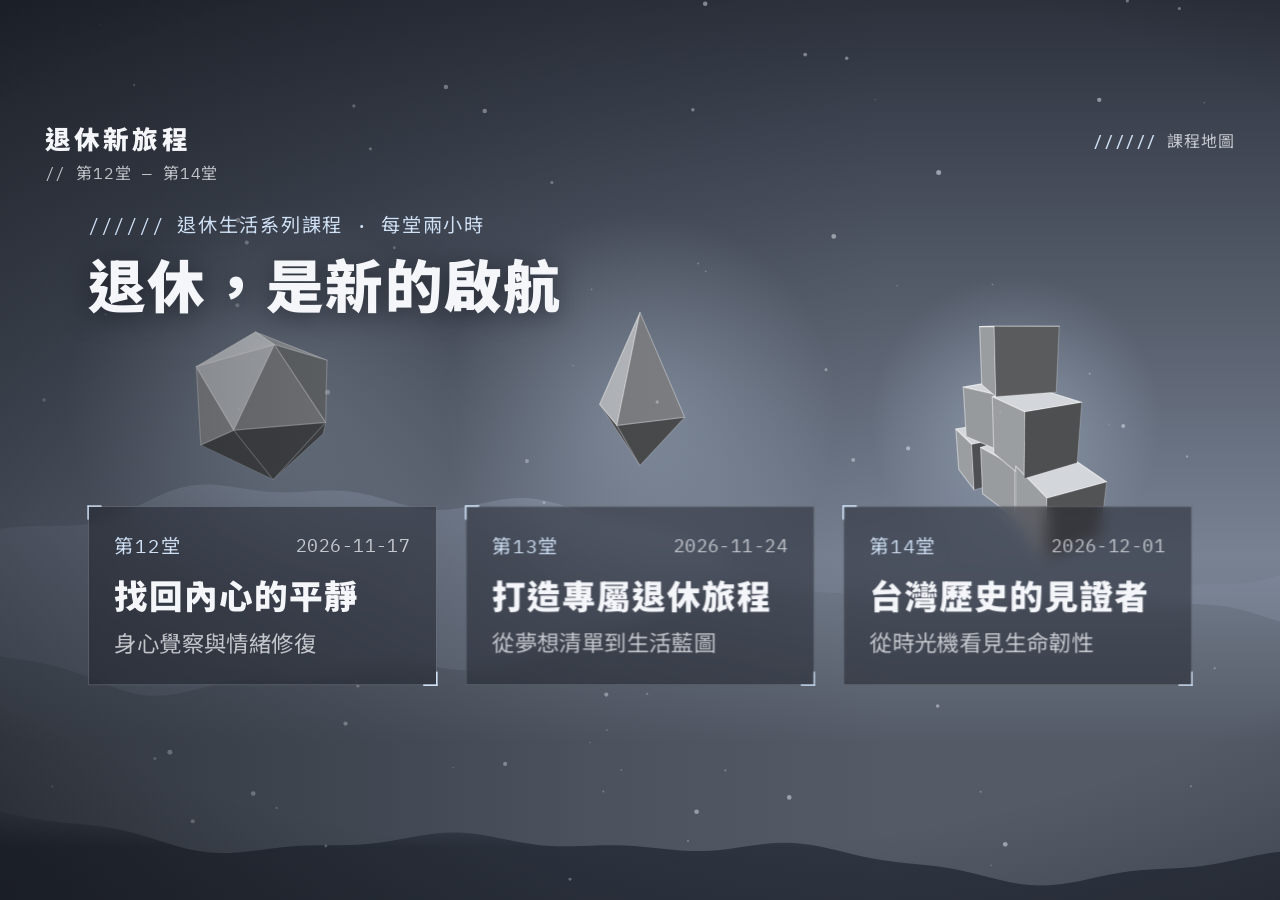
<file: index.html>
<!doctype html>
<html lang="zh-Hant">
<head>
<meta charset="utf-8">
<meta name="viewport" content="width=device-width,initial-scale=1">
<title>退休，是新的啟航｜第12–14堂</title>
<link rel="preconnect" href="https://fonts.googleapis.com">
<link rel="preconnect" href="https://fonts.gstatic.com" crossorigin>
<link rel="stylesheet" href="https://fonts.googleapis.com/css2?family=Noto+Sans+TC:wght@400;500;700;900&family=IBM+Plex+Mono:wght@400;500&display=swap">
<link rel="stylesheet" href="deck.css">
<style>.hud.bl,.hud.br,#ticks{display:none}</style>
</head>
<body data-brand="退休新旅程" data-sub="// 第12堂 — 第14堂" data-tint="#cfe0f5" data-fx="snow">
<div id="stage">
  <section class="slide" data-label="課程地圖" data-o="12:330,400,95;13:800,400,95;14:1270,405,70">
    <div class="head">
      <div class="label r" style="--i:0">////// 退休生活系列課程 · 每堂兩小時</div>
      <h2 class="r" style="--i:1">退休，是新的啟航</h2>
    </div>
    <div class="cols">
      <a class="card panel r" style="--i:2" href="lesson12.html">
        <span class="num">第12堂</span><span class="date">2026-11-17</span>
        <h3>找回內心的平靜</h3><p>身心覺察與情緒修復</p>
      </a>
      <a class="card panel r" style="--i:3" href="lesson13.html">
        <span class="num">第13堂</span><span class="date">2026-11-24</span>
        <h3>打造專屬退休旅程</h3><p>從夢想清單到生活藍圖</p>
      </a>
      <a class="card panel r" style="--i:4" href="lesson14.html">
        <span class="num">第14堂</span><span class="date">2026-12-01</span>
        <h3>台灣歷史的見證者</h3><p>從時光機看見生命韌性</p>
      </a>
    </div>
  </section>
</div>
<script src="deck.js"></script>
</body>
</html>
</file>
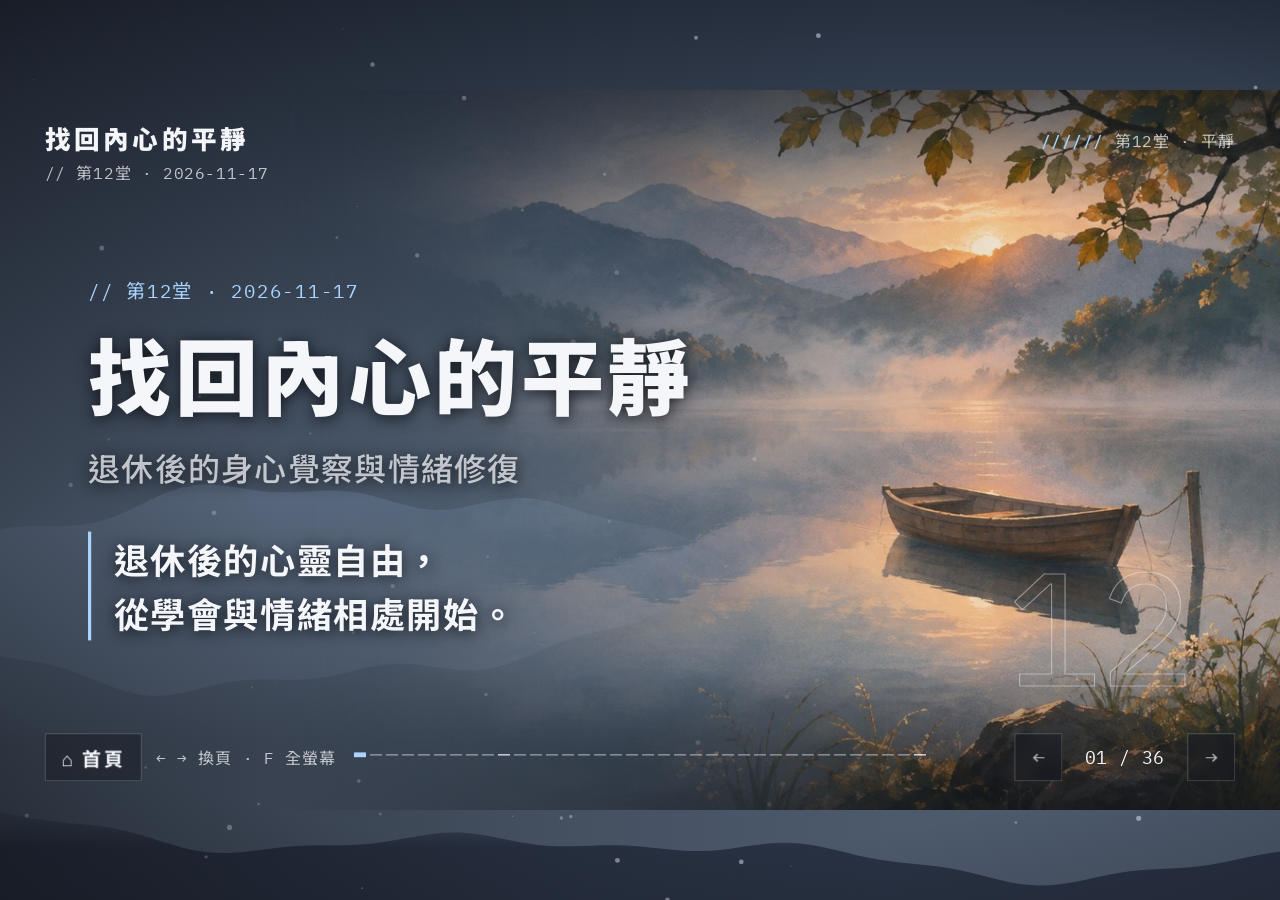
<file: lesson12.html>
<!doctype html>
<html lang="zh-Hant">
<head>
<meta charset="utf-8">
<meta name="viewport" content="width=device-width,initial-scale=1">
<title>第12堂｜找回內心的平靜</title>
<link rel="preconnect" href="https://fonts.googleapis.com">
<link rel="preconnect" href="https://fonts.gstatic.com" crossorigin>
<link rel="stylesheet" href="https://fonts.googleapis.com/css2?family=Noto+Sans+TC:wght@400;500;700;900&family=IBM+Plex+Mono:wght@400;500&display=swap">
<link rel="stylesheet" href="deck.css">
</head>
<body data-brand="找回內心的平靜" data-sub="// 第12堂 · 2026-11-17" data-tint="#a9d4ff" data-fx="snow" data-sky="30,36,50|98,112,134|66,76,94">
<div id="stage">

  <!-- 01 封面 -->
  <section class="slide hero" data-ch data-label="第12堂 · 平靜" data-tint="#a9d4ff" data-o="" data-art="img/ai01.jpg">
    <div class="label r" style="--i:0">// 第12堂 · 2026-11-17</div>
    <h1 class="r" style="--i:1;font-size:104px">找回內心的平靜</h1>
    <p class="sub r" style="--i:2">退休後的身心覺察與情緒修復</p>
    <p class="quote r" style="--i:3">退休後的心靈自由，<br>從學會與情緒相處開始。</p>
    <div class="big r" style="--i:4" aria-hidden="true">12</div>
  </section>

  <!-- 02 今天三件事 -->
  <section class="slide" data-label="情緒智慧工作坊" data-o="12:1440,210,80,.55">
    <div class="head">
      <div class="label r" style="--i:0">////// 情緒智慧工作坊</div>
      <h2 class="r" style="--i:1">今天，我們一起練習三件事</h2>
    </div>
    <div class="three tall">
      <div class="panel r" style="--i:2"><span class="num">01</span><h3>換一個<br>更輕盈的視角</h3><p>看待退休後的生活變遷</p></div>
      <div class="panel r" style="--i:3"><span class="num">02</span><h3>辨識內心的<br>情緒色彩</h3><p>看見它、叫出它的名字</p></div>
      <div class="panel r" style="--i:4"><span class="num">03</span><h3>建立健康的<br>表達方式</h3><p>調節壓力與不安</p></div>
    </div>
  </section>

  <!-- 流程 -->
  <section class="slide" data-label="今天的流程" data-o="">
    <div class="head">
      <div class="label r" style="--i:0">////// 今天的流程</div>
      <h2 class="r" style="--i:1">兩個小時，我們這樣走</h2>
    </div>
    <div class="flow">
      <div class="panel r" style="--i:2"><span class="num">上半場 · 看見情緒</span><h3>認識它</h3><ul><li>情緒色彩：今天是什麼顏色</li><li>情緒住在身體的哪裡</li><li>蘇東坡的那場雨</li><li>換個視角，換一句話</li></ul></div>
      <div class="rest r" style="--i:3">中場休息</div>
      <div class="panel r" style="--i:4"><span class="num">下半場 · 安頓情緒</span><h3>照顧它</h3><ul><li>聖嚴法師、孫越、張小燕</li><li>呼吸練習、把話好好說</li><li>感恩分享、研究怎麼說</li><li>心情自我檢查、可以找誰幫忙</li></ul></div>
    </div>
  </section>

  <!-- 03 互動：情緒色彩 -->
  <section class="slide" data-label="互動 · 情緒色彩" data-o="12:1250,360,170">
    <div class="head">
      <div class="label r" style="--i:0">////// 互動 · 情緒色彩</div>
      <h2 class="r" style="--i:1">今天的心情，<br>是什麼顏色？</h2>
    </div>
    <div class="swatches r" style="--i:2">
      <button class="sw" style="--c:#7fb8ff" data-say="像無風的湖面">平靜<i></i></button>
      <button class="sw" style="--c:#ffd166" data-say="像曬到太陽的午後">喜悅<i></i></button>
      <button class="sw" style="--c:#8fd9a8" data-say="像收到一份心意">感恩<i></i></button>
      <button class="sw" style="--c:#ffa860" data-say="像出門旅行的前一晚">期待<i></i></button>
      <button class="sw" style="--c:#b79cff" data-say="像翻到一張老照片">思念<i></i></button>
      <button class="sw" style="--c:#9fb0c6" data-say="像等一通還沒來的電話">不安<i></i></button>
      <button class="sw" style="--c:#c9a184" data-say="像悶著沒下的一場雨">煩悶<i></i></button>
      <button class="sw" style="--c:#ff7b72" data-say="像一壺燒開的水">生氣<i></i></button>
    </div>
    <div class="mood r" style="--i:3"><b id="moodWord">？</b><span id="moodSay">選一個顏色，說說看：<br>什麼時候，心裡會出現它？</span></div>
    <p class="src" style="right:640px">研究：把感受「說出名字」時，大腦掌管警報的杏仁核，對負面畫面的反應會變小。Lieberman et al. (2007). Psychol Sci, 18(5), 421–428.</p>
  </section>

  <!-- 互動：情緒住在身體哪裡 -->
  <section class="slide" data-label="互動 · 身體的訊號" data-o="12:1440,210,80,.55">
    <div class="head">
      <div class="label r" style="--i:0">////// 互動 · 請舉手</div>
      <h2 class="r" style="--i:1">心情不好時，身體哪裡先知道？</h2>
    </div>
    <p class="lead r" style="--i:2">有的請舉手，講師點一下。可以選很多個。</p>
    <div class="quiz chips">
      <div class="opts sm r" style="--i:3">
        <button class="opt">肩頸緊緊的</button>
        <button class="opt">胸口悶悶的</button>
        <button class="opt">胃口變差</button>
        <button class="opt">睡不好</button>
        <button class="opt">頭痛頭脹</button>
        <button class="opt">心跳變快</button>
        <button class="opt">容易累</button>
        <button class="opt">不想講話</button>
      </div>
    </div>
    <p class="foot r" style="--i:4">身體的訊號，常常比腦袋更早提醒我們</p>
    <p class="src care">這些也可能是身體疾病的症狀；持續不舒服，請先給醫師檢查。</p>
  </section>

  <!-- 04 猜一猜：蘇東坡 -->
  <section class="slide" data-label="人物 · 蘇東坡" data-o="12:1440,210,80,.55">
    <div class="head">
      <div class="label r" style="--i:0">////// 猜一猜 · 經典人物</div>
      <h2 class="r" style="--i:1">淋了一場大雨，他卻寫下這一句</h2>
    </div>
    <div class="quiz">
      <p class="q r" style="--i:2">「也無風雨也無晴」——是誰寫的？</p>
      <div class="opts r" style="--i:3">
        <button class="opt">李白</button>
        <button class="opt">白居易</button>
        <button class="opt" data-ok>蘇東坡</button>
        <button class="opt">陶淵明</button>
      </div>
      <div class="ans panel"><b>蘇東坡〈定風波〉。</b>被貶到黃州的第三年，他和朋友出門遇到大雨，雨具偏偏先送走了。同行的人都很狼狽，只有他照樣慢慢走。</div>
    </div>
  </section>

  <!-- 05 人物：蘇東坡 -->
  <section class="slide" data-label="人物 · 蘇東坡" data-o="12:1470,200,60,.45">
    <div class="head">
      <div class="label r" style="--i:0">////// 經典人物 01</div>
      <h2 class="r" style="--i:1">雨沒有變小，是他換了看法</h2>
    </div>
    <div class="person">
      <div class="panel who r" style="--i:2"><span class="num">北宋 · 文學家</span><img class="ph" src="img/su.jpg" alt="蘇東坡畫像" style="object-position:50% 4%"><h3>蘇東坡</h3><span class="yr">1082 年春 · 黃州</span><p>從京城的大官，一路被貶到偏遠的黃州。</p></div>
      <div class="r" style="--i:3">
        <dl class="facts">
          <div><dt>// 處境</dt><dd>官位沒了、朋友散了，生活一下子全變了樣。</dd></div>
          <div><dt>// 他怎麼做</dt><dd>下雨就下雨，拄著竹杖、穿著草鞋，<b>照樣慢慢走</b>。</dd></div>
          <div><dt>// 回頭看</dt><dd>走過之後再回頭，風雨和放晴，<b>都只是路上的風景</b>。</dd></div>
        </dl>
        <p class="say">一蓑煙雨任平生<small>—— 蘇軾〈定風波〉</small></p>
      </div>
    </div>
    <p class="src">詞序記「三月七日，沙湖道中遇雨」；作於元豐五年（1082）為後人編年之通說。畫像：元 趙孟頫（公有領域）。</p>
  </section>

  <!-- 06 互動：換個視角（翻牌） -->
  <section class="slide" data-label="互動 · 換個視角" data-o="">
    <div class="head">
      <div class="label r" style="--i:0">////// 互動 · 換個視角</div>
      <h2 class="r" style="--i:1">同一件事，換一句話說說看</h2>
    </div>
    <div class="flips">
      <button class="flip r" style="--i:2"><span class="k">念頭 01</span><span class="a">退休了，<br>我沒有用了。</span><span class="b">我的經驗，<br>換個地方還用得上。</span><span class="hint">先請大家想，再點開 →</span></button>
      <button class="flip r" style="--i:3"><span class="k">念頭 02</span><span class="a">孩子大了，<br>不需要我了。</span><span class="b">我終於有時間，<br>好好照顧自己。</span><span class="hint">先請大家想，再點開 →</span></button>
      <button class="flip r" style="--i:4"><span class="k">念頭 03</span><span class="a">身體<br>大不如前了。</span><span class="b">還能做的事，<br>比我想的多。</span><span class="hint">先請大家想，再點開 →</span></button>
    </div>
    <p class="foot r" style="--i:5">沒有標準答案，大家說的版本可能更好</p>
  </section>

  <!-- 小組討論 -->
  <section class="slide" data-label="小組討論" data-o="" data-art="img/ai02.jpg">
    <div class="head">
      <div class="label r" style="--i:0">////// 小組討論 · 兩兩一組</div>
      <h2 class="r" style="--i:1">我人生裡的那場雨</h2>
    </div>
    <div class="rows">
      <div class="panel r" style="--i:2"><span class="num">01</span><p>退休前後，哪件事讓我最不習慣？</p></div>
      <div class="panel r" style="--i:3"><span class="num">02</span><p>那時候，我是怎麼走過來的？</p></div>
      <div class="panel r" style="--i:4"><span class="num">03</span><p>現在回頭看，我會怎麼說它？</p></div>
    </div>
    <p class="foot r" style="--i:5">只說自己願意說的；聽的人不給建議，只要聽</p>
  </section>

  <!-- 中場休息 -->
  <section class="slide center" data-ch data-label="中場休息" data-o="12:800,300,120,.9">
    <div class="label r" style="--i:0;margin-top:330px">////// 中場休息</div>
    <h2 class="r" style="--i:1">喝口水，動一動</h2>
    <p class="sub r" style="--i:2">等一下回來，我們聽三個人的故事</p>
  </section>

  <!-- 07 人物：聖嚴法師 四它 -->
  <section class="slide" data-label="人物 · 聖嚴法師" data-o="12:1440,210,80,.55">
    <div class="head">
      <div class="label r" style="--i:0">////// 經典人物 02 · 聖嚴法師的「四它」</div>
      <h2 class="r" style="--i:1">遇到難題，一步一步來</h2>
    </div>
    <div class="steps" style="margin-top:60px">
      <div class="step r" style="--i:2"><div class="dot">01</div><h3>面對它</h3><p>不逃避，<br>承認事情發生了</p></div>
      <div class="step r" style="--i:3"><div class="dot">02</div><h3>接受它</h3><p>不怨嘆，<br>接受現在的樣子</p></div>
      <div class="step r" style="--i:4"><div class="dot">03</div><h3>處理它</h3><p>盡力做，<br>能做多少算多少</p></div>
      <div class="step r" style="--i:5"><div class="dot">04</div><h3>放下它</h3><p>做完了，<br>就不再掛在心上</p></div>
    </div>
    <div class="poll quiz" style="margin-top:44px">
      <div class="opts r" style="--i:6">
        <button class="opt" style="min-height:84px;font-size:32px"><em>投票</em>面對最難</button>
        <button class="opt" style="min-height:84px;font-size:32px"><em>投票</em>接受最難</button>
        <button class="opt" style="min-height:84px;font-size:32px"><em>投票</em>處理最難</button>
        <button class="opt" style="min-height:84px;font-size:32px"><em>投票</em>放下最難</button>
      </div>
    </div>
    <p class="src">出處：法鼓山「心五四運動」（1999 年提出），四它為「解決困境的主張」。各步驟的白話說明為本簡報改寫。</p>
  </section>

  <!-- 影片：四它 -->
  <section class="slide" data-label="影片 · 四它" data-o="">
    <div class="head">
      <div class="label r" style="--i:0">////// 影片 · 法鼓山官方頻道 · 約 1 分鐘</div>
      <h2 class="r" style="--i:1">聽聽看，原來是這樣說的</h2>
    </div>
    <div class="vrow">
      <div class="vid r" style="--i:2" data-yt="UTTBcWt9cmA" data-len="62" data-start="0"></div>
      <div class="vnote"><div class="panel r" style="--i:3"><span class="num">看之前</span><p>四個「它」，還記得順序嗎？</p></div><div class="panel r" style="--i:4"><span class="num">看的時候</span><p>哪一句話，讓您點了頭？</p></div><div class="panel r" style="--i:5"><span class="num">看完聊</span><p>最近有哪件事，可以拿來試試？</p></div><p class="vmeta r" style="--i:6">法鼓山DDM官方頻道〈轉換心情好方法—面對它、接受它、處理它、放下它〉</p></div>
    </div>
  </section>

  <!-- 08 人物：孫越 -->
  <section class="slide" data-label="人物 · 孫越" data-o="12:1470,200,60,.45">
    <div class="head">
      <div class="label r" style="--i:0">////// 藝人故事 03</div>
      <h2 class="r" style="--i:1">離開一個舞台，走上另一個舞台</h2>
    </div>
    <div class="person">
      <div class="panel who r" style="--i:2"><span class="num">演員 · 終身義工</span><img class="ph" src="img/sunyue.jpg" alt="孫越，2011 年"><h3>孫越</h3><span class="yr">1930 — 2018</span><p>大家口中的「孫叔叔」。</p></div>
      <div class="r" style="--i:3">
        <dl class="facts">
          <div><dt>// 1984</dt><dd>抽了幾十年的菸，他<b>自己先戒掉</b>。</dd></div>
          <div><dt>// 1989</dt><dd>宣布「<b>只見公益，不見孫越</b>」，告別約 40 年的演藝生涯。</dd></div>
          <div><dt>// 之後</dt><dd>在董氏基金會當終身義工，推動戒菸、拒菸<b>近 30 年</b>。</dd></div>
        </dl>
        <p class="say" style="font-size:36px">退下來，不是結束；<br>是把力氣用在更在乎的事。</p>
      </div>
    </div>
    <p class="src">資料：中央社 2018/5/2 報導。末兩行為本簡報的歸納。照片：Rico Shen，CC BY-SA 4.0（Wikimedia Commons）。</p>
  </section>

  <!-- 影片：孫越 -->
  <section class="slide" data-label="影片 · 孫越" data-o="">
    <div class="head">
      <div class="label r" style="--i:0">////// 影片 · 中央廣播電臺 · 2 分 10 秒</div>
      <h2 class="r" style="--i:1">終身公益志工．孫越</h2>
    </div>
    <div class="vrow">
      <div class="vid r" style="--i:2" data-yt="SGEz9qcCZUg" data-len="130" data-start="0"></div>
      <div class="vnote"><div class="panel r" style="--i:3"><span class="num">看之前</span><p>您印象中的孫叔叔，是什麼樣子？</p></div><div class="panel r" style="--i:4"><span class="num">看的時候</span><p>他為什麼決定離開演藝圈？</p></div><div class="panel r" style="--i:5"><span class="num">看完聊</span><p>退下來之後，我想把力氣用在哪？</p></div><p class="vmeta r" style="--i:6">Rti 中央廣播電臺〈終身公益志工・孫越│臺灣人ㄟ故事〉</p></div>
    </div>
  </section>

  <!-- 09 人物：張小燕 -->
  <section class="slide" data-label="人物 · 張小燕" data-o="12:1470,200,60,.45">
    <div class="head">
      <div class="label r" style="--i:0">////// 藝人故事 04</div>
      <h2 class="r" style="--i:1">傷心的時候，日子照樣過</h2>
    </div>
    <div class="person">
      <div class="panel who r" style="--i:2"><span class="num">主持人</span><img class="ph" src="img/hsiaoyen.jpg" alt="張小燕" style="object-position:50% 30%"><h3>張小燕</h3><span class="yr">大家的「小燕姐」</span><p>陪了台灣觀眾幾十年的聲音。</p></div>
      <div class="r" style="--i:3">
        <dl class="facts">
          <div><dt>// 失落</dt><dd>2001 年，先生病逝，她沉寂了好一段時間。</dd></div>
          <div><dt>// 調適</dt><dd>她的方法很樸實：<b>照常工作</b>，接受人生本來就分階段。</dd></div>
          <div><dt>// 後來</dt><dd>接下先生留下的唱片公司，也<b>重新回到主持台</b>。</dd></div>
        </dl>
        <p class="say" style="font-size:36px">她說過，傷心不能拿來當飯吃。</p>
      </div>
    </div>
    <p class="src">資料：《今周刊》第 1061 期（2017/4/20）專訪。末句為轉述大意。照片：竹筍弟弟，自由使用（Wikimedia Commons）。</p>
  </section>

  <!-- 影片：腹式呼吸 -->
  <section class="slide" data-label="影片 · 腹式呼吸" data-o="">
    <div class="head">
      <div class="label r" style="--i:0">////// 影片 · 良醫健康網 · 約 1 分鐘</div>
      <h2 class="r" style="--i:1">先看一次，等一下一起做</h2>
    </div>
    <div class="vrow">
      <div class="vid r" style="--i:2" data-yt="wP-oc0SXoBE" data-len="77" data-start="0"></div>
      <div class="vnote"><div class="panel r" style="--i:3"><span class="num">看之前</span><p>平常緊張時，您都怎麼呼吸？</p></div><div class="panel r" style="--i:4"><span class="num">看的時候</span><p>注意肚子是怎麼動的</p></div><div class="panel r" style="--i:5"><span class="num">看完</span><p>下一頁，跟著畫面一起練習</p></div><p class="vmeta r" style="--i:6">良醫健康網〈【健康問良醫】1min腹式呼吸教學〉</p></div>
    </div>
  </section>

  <!-- 10 互動：呼吸練習 -->
  <section class="slide" data-label="互動 · 呼吸練習" data-o="">
    <div class="head">
      <div class="label r" style="--i:0">////// 互動 · 一起練習</div>
      <h2 class="r" style="--i:1">心情亂的時候，<br>先顧好這一口氣</h2>
    </div>
    <div class="rows r" style="--i:2;max-width:700px;margin-top:20px;gap:14px">
      <div class="panel"><span class="num">01</span><p style="font-size:34px">坐穩，肩膀放鬆</p></div>
      <div class="panel"><span class="num">02</span><p style="font-size:34px">鼻子吸氣，心裡數到 4</p></div>
      <div class="panel"><span class="num">03</span><p style="font-size:34px">嘴巴吐氣，心裡數到 6</p></div>
    </div>
    <div class="breath r" style="--i:3">
      <div class="ring">準備</div>
      <p>吸氣 4 秒 · 吐氣 6 秒</p>
      <button class="btn" style="margin-top:22px">開始</button>
    </div>
    <p class="src" style="bottom:136px;right:760px">研究：12 個試驗、785 人的彙整，做呼吸練習的人，自覺壓力比對照組低（效果小到中等）。Fincham et al. (2023). Sci Rep, 13, 432.</p>
    <p class="src care">照自己舒服的速度就好；頭暈或不舒服就停下來，恢復平常呼吸。</p>
  </section>

  <!-- 把話好好說：我訊息 -->
  <section class="slide" data-label="健康的表達" data-o="12:1440,210,80,.55">
    <div class="head">
      <div class="label r" style="--i:0">////// 健康的表達 · 三句式</div>
      <h2 class="r" style="--i:1">不指責，也不悶著：從「我」開始說</h2>
    </div>
    <div class="three">
      <div class="panel r" style="--i:2"><span class="num">01 · 說感受</span><h3>我覺得……</h3><p>說自己的心情，<br>不是對方的錯</p></div>
      <div class="panel r" style="--i:3"><span class="num">02 · 說事情</span><h3>因為……</h3><p>講看得到的事，<br>不翻舊帳</p></div>
      <div class="panel r" style="--i:4"><span class="num">03 · 說期待</span><h3>我希望……</h3><p>講一件具體、<br>對方做得到的事</p></div>
    </div>
    <p class="foot r" style="--i:5">心理學上叫「我訊息」：同一件事，對方比較聽得進去</p>
  </section>

  <!-- 互動：我訊息改寫 -->
  <section class="slide" data-label="互動 · 把話好好說" data-o="">
    <div class="head">
      <div class="label r" style="--i:0">////// 互動 · 改寫練習</div>
      <h2 class="r" style="--i:1">這句話，換成三句式怎麼說？</h2>
    </div>
    <div class="flips">
      <button class="flip r" style="--i:2"><span class="k">對孩子</span><span class="a">你都不會<br>打電話回來！</span><span class="b" style="font-size:34px">我很想你們。好久沒聽到聲音，希望每個禮拜通一次電話。</span><span class="hint">先請大家試，再點開 →</span></button>
      <button class="flip r" style="--i:3"><span class="k">對另一半</span><span class="a">你整天在家<br>就只會看電視！</span><span class="b" style="font-size:34px">我有點悶。我們很久沒一起出門，希望明天陪我去走走。</span><span class="hint">先請大家試，再點開 →</span></button>
      <button class="flip r" style="--i:4"><span class="k">對朋友</span><span class="a">算了，<br>我沒事。</span><span class="b" style="font-size:34px">我其實有點難過。剛才那句話我很在意，希望你聽我說一下。</span><span class="hint">先請大家試，再點開 →</span></button>
    </div>
    <p class="foot r" style="--i:5">請兩位學員上來演一次：先演原句，再演改寫版</p>
  </section>

  <!-- 研究怎麼說 -->
  <section class="slide" data-label="研究怎麼說" data-o="">
    <div class="head">
      <div class="label r" style="--i:0">////// 研究怎麼說</div>
      <h2 class="r" style="--i:1">「記下好事」，有人認真研究過</h2>
    </div>
    <div class="evi">
      <div class="panel r" style="--i:2"><span class="num">做法 · 三件好事</span><h3>每天睡前，寫下三件<br>今天順利的事和原因</h3><p>不必是大事：飯很好吃、<br>公車剛好來、孫子打電話來。</p></div>
      <div class="panel r" style="--i:3"><span class="num">結果 · 2005 年美國研究</span><h3>快樂感提高、<br>憂鬱症狀減少</h3><p>效果在研究追蹤的六個月內都看得到。後來的重複研究結果不完全一致，所以把它當成值得一試的好習慣。</p><p class="cite">Seligman, Steen, Park &amp; Peterson (2005). American Psychologist, 60(5), 410–421.</p></div>
    </div>
  </section>

  <!-- 感恩分享 -->
  <section class="slide" data-label="小組感恩分享" data-o="" data-art="img/ai03.jpg">
    <div class="head">
      <div class="label r" style="--i:0">////// 小組感恩分享</div>
      <h2 class="r" style="--i:1">把好事，說給彼此聽</h2>
    </div>
    <div class="rows">
      <div class="panel r" style="--i:2"><span class="num">01</span><p>今天，讓我微笑的一件小事</p></div>
      <div class="panel r" style="--i:3"><span class="num">02</span><p>我想謝謝的一個人</p></div>
      <div class="panel r" style="--i:4"><span class="num">03</span><p>我想謝謝自己的一件事</p></div>
    </div>
    <p class="foot r" style="--i:5">讓退休生活的每一天，都充滿愉悅與從容</p>
  </section>

  <!-- 實證猜一猜：台灣的數字 -->
  <section class="slide" data-label="研究怎麼說 · 台灣的數字" data-o="">
    <div class="head">
      <div class="label r" style="--i:0">////// 研究怎麼說 · 猜一猜</div>
      <h2 class="r" style="--i:1">心情低落的長輩，比我們想的多</h2>
    </div>
    <div class="quiz">
      <p class="q r" style="--i:2">台灣 65 歲以上的長者，大約多少比例有憂鬱的狀況？</p>
      <div class="opts sm r" style="--i:3;margin-top:24px"><button class="opt">約 3%</button><button class="opt">約 8%</button><button class="opt" data-ok>約 13%</button><button class="opt">約 25%</button></div>
      <div class="ans panel" style="display:grid;grid-template-columns:1fr 620px;gap:44px;align-items:center;margin-top:18px;padding:18px 30px;font-size:31px"><div><b>約 13%，大概每八位就有一位。</b>女性比男性多，75 歲以上也比較多。所以不是少數，更不是只有您一個人。</div><div class="bars" style="--m:20;--w:160px;margin-top:0;gap:6px"><div><span>全體</span><u><i style="--v:13.3"></i></u><b>13%</b></div><div><span>女性</span><u><i style="--v:17"></i></u><b>約 17%</b></div><div><span>男性</span><u><i style="--v:9"></i></u><b>約 9%</b></div><div><span>75 歲以上</span><u><i style="--v:17"></i></u><b>約 17%</b></div></div></div>
    </div>
    <p class="src">國健署《民國 112 年中老年身心社會生活狀況長期追蹤調查》：65 歲以上 13.3%。這是量表自述的憂鬱症狀，不等於憂鬱症診斷。</p>
  </section>

  <!-- 實證：憂鬱的成因 -->
  <section class="slide" data-label="研究怎麼說 · 憂鬱的成因" data-o="">
    <div class="head">
      <div class="label r" style="--i:0">////// 研究怎麼說 · 憂鬱是怎麼來的</div>
      <h2 class="r" style="--i:1">不是想太多，也不是不夠堅強</h2>
    </div>
    <div class="evi"><div class="panel r" style="--i:2"><span class="num">世界衛生組織</span><h3>社會、心理、生物<br>三種因素交互作用</h3><p>生活的打擊、長期的壓力、身體的疾病、體質，常常是加在一起的。全球約有 4% 的人受憂鬱症影響。</p><p class="cite">WHO. Depressive disorder (depression) fact sheet, 2026.</p></div><div class="panel r" style="--i:3"><span class="num">20 個追蹤研究的彙整 · 50 歲以上</span><h3>長輩最常見的<br>五個危險因子</h3><p>親人過世、睡不好、行動或生活不方便、以前憂鬱過、女性。</p><p class="cite">Cole &amp; Dendukuri (2003). Am J Psychiatry, 160(6), 1147–1156.</p></div></div>
    <p class="src">「不是想太多、不是不夠堅強」是本簡報依上述研究所做的白話說明。</p>
  </section>

  <!-- 實證：孤單與失眠 -->
  <section class="slide" data-label="研究怎麼說 · 孤單與失眠" data-o="">
    <div class="head">
      <div class="label r" style="--i:0">////// 研究怎麼說 · 兩個容易被忽略的原因</div>
      <h2 class="r" style="--i:1">孤單和睡不好，都會讓心情往下掉</h2>
    </div>
    <div class="evi"><div class="panel r" style="--i:2"><span class="num">英國 · 4,211 位 50 歲以上的人，追蹤 12 年</span><h3>越覺得孤單，<br>後來憂鬱的症狀越重</h3><p>研究估計，約一到兩成的憂鬱和孤單感有關。</p><p class="cite">Lee et al. (2021). Lancet Psychiatry, 8(1), 48–57.</p></div><div class="panel r" style="--i:3"><span class="num">21 個追蹤研究的彙整</span><h3>長期失眠的人，<br>日後憂鬱的風險約 2 倍</h3><p>睡不好不只是結果，也可能是開頭。連續兩個禮拜睡不好，值得跟醫師說。</p><p class="cite">Baglioni et al. (2011). J Affect Disord, 135(1–3), 10–19.</p></div></div>
  </section>

  <!-- 實證：治療：藥物與心理治療 -->
  <section class="slide" data-label="研究怎麼說 · 治療：藥物與心理治療" data-o="">
    <div class="head">
      <div class="label r" style="--i:0">////// 研究怎麼說 · 憂鬱症治得好嗎</div>
      <h2 class="r" style="--i:1">兩種主要的治療，都有大量研究支持</h2>
    </div>
    <div class="evi"><div class="panel r" style="--i:2"><span class="num">522 個臨床試驗的彙整</span><h3>21 種抗憂鬱藥，<br>都比安慰劑有效</h3><p>研究對象是成人的重度憂鬱症。哪一種藥適合、要吃多久，需要醫師評估。</p><p class="cite">Cipriani et al. (2018). Lancet, 391(10128), 1357–1366.</p></div><div class="panel r" style="--i:3"><span class="num">331 個臨床試驗 · 約 3 萬 4 千人</span><h3>談話式的心理治療<br>也有效</h3><p>幾種主要的心理治療效果都不錯，彼此差別不大；多數在一年後仍看得到效果。</p><p class="cite">Cuijpers et al. (2021). World Psychiatry, 20(2), 283–293.</p></div></div>
  </section>

  <!-- 實證：治療：適合長輩的做法 -->
  <section class="slide" data-label="研究怎麼說 · 治療：適合長輩的做法" data-o="">
    <div class="head">
      <div class="label r" style="--i:0">////// 研究怎麼說 · 專門針對長輩的研究</div>
      <h2 class="r" style="--i:1">有人陪著追蹤、每天有事做，效果更好</h2>
    </div>
    <div class="evi"><div class="panel r" style="--i:2"><span class="num">美國 · 60 歲以上憂鬱長者的大型試驗</span><h3>醫師、個管師、心理專業<br>一起照顧</h3><p>一年後，症狀減輕一半以上的人：</p><div class="bars" style="--m:50"><div><span>團隊照顧</span><u><i style="--v:45"></i></u><b>45%</b></div><div class="lo"><span>一般看診</span><u><i style="--v:19"></i></u><b>19%</b></div></div><p class="cite">Unützer et al. (2002). JAMA, 288(22), 2836–2845.（IMPACT 試驗）</p></div><div class="panel r" style="--i:3"><span class="num">18 個試驗的彙整</span><h3>行為活化：<br>把喜歡的事排進行事曆</h3><p>不等心情好才行動，先安排愉快、有意義的小事。研究多為小型試驗，結果要保守看待。</p><p class="cite">Orgeta, Brede &amp; Livingston (2017). Br J Psychiatry, 211(5), 274–279.</p></div></div>
  </section>

  <!-- 實證：治療：運動與提醒 -->
  <section class="slide" data-label="研究怎麼說 · 治療：運動與提醒" data-o="">
    <div class="head">
      <div class="label r" style="--i:0">////// 研究怎麼說 · 運動也算治療嗎</div>
      <h2 class="r" style="--i:1">動一動有幫助，但不能取代看醫師</h2>
    </div>
    <div class="evi"><div class="panel r" style="--i:2"><span class="num">約 1 萬 4 千人的試驗彙整</span><h3>走路或慢跑、瑜伽、<br>肌力訓練效果較明顯</h3><p>作者也提醒：這些研究的品質參差，證據的把握程度偏低。</p><p class="cite">Noetel et al. (2024). BMJ, 384, e075847.</p></div><div class="panel r" style="--i:3"><span class="num">重要提醒</span><h3>治療方式，<br>請和醫師一起決定</h3><p>已經在吃藥的人，不要自己停藥或減藥。有傷害自己的念頭，請馬上撥 1925 或就醫。</p><p class="cite"></p></div></div>
  </section>

  <!-- 實證：預防 -->
  <section class="slide" data-label="研究怎麼說 · 預防" data-o="">
    <div class="head">
      <div class="label r" style="--i:0">////// 研究怎麼說 · 怎麼預防心情往下掉</div>
      <h2 class="r" style="--i:1">多活動、有人可以說話</h2>
    </div>
    <div class="evi"><div class="panel r" style="--i:2"><span class="num">49 個追蹤研究 · 約 26 萬 7 千人</span><h3>平常活動量高的人，<br>日後憂鬱的機會較低</h3><p>整體低了一成多；在長輩身上，差距還更明顯一點。</p><p class="cite">Schuch et al. (2018). Am J Psychiatry, 175(7), 631–648.</p></div><div class="panel r" style="--i:3"><span class="num">英國 · 約 10 萬人，比較 106 個生活因子</span><h3>「有人可以傾訴」<br>是最強的保護因子</h3><p>相反地，看電視的時間長、白天常小睡，則和憂鬱風險較高有關。</p><p class="cite">Choi et al. (2020). Am J Psychiatry, 177(10), 944–954.</p></div></div>
  </section>

  <!-- 實證：志願服務 -->
  <section class="slide" data-label="研究怎麼說 · 志願服務" data-o="">
    <div class="head">
      <div class="label r" style="--i:0">////// 研究怎麼說 · 幫助別人，也幫到自己</div>
      <h2 class="r" style="--i:1">當志工的長輩，後來過得怎麼樣？</h2>
    </div>
    <div class="evi"><div class="panel r" style="--i:2"><span class="num">美國 · 約 1 萬 3 千位 50 歲以上的人，追蹤 4 年</span><h3>每年服務 100 小時以上<br>的人，正向情緒較多</h3><p>死亡風險和行動受限的風險也比較低。100 小時，大約是每週兩小時。</p><p class="cite">Kim et al. (2020). Am J Prev Med, 59(2), 176–186.</p></div><div class="panel r" style="--i:3"><span class="num">也要知道</span><h3>這是觀察到的關聯，<br>不是保證</h3><p>同一份研究裡，「被診斷憂鬱症」的比例並沒有明顯差別。身體本來就好的人，也比較有力氣當志工。</p><p class="cite"></p></div></div>
  </section>

  <!-- 實證小結：預防三件事 -->
  <section class="slide" data-label="研究怎麼說 · 預防三件事" data-o="">
    <div class="head">
      <div class="label r" style="--i:0">////// 研究怎麼說 · 小結</div>
      <h2 class="r" style="--i:1">把研究變成每天做得到的事</h2>
    </div>
    <div class="three"><div class="panel r" style="--i:2"><span class="num">01 · 動</span><h3>每天動一動</h3><p>散步、做家事、<br>到據點上課都算</p></div><div class="panel r" style="--i:3"><span class="num">02 · 說</span><h3>找一個人說說話</h3><p>家人、老朋友、鄰居，<br>或今天坐隔壁的同學</p></div><div class="panel r" style="--i:4"><span class="num">03 · 睡</span><h3>顧好睡眠</h3><p>連續兩個禮拜睡不好，<br>就跟醫師說</p></div></div>
    <p class="foot r" style="--i:5">心情低落超過兩個禮拜、影響到生活，請找醫師，不要自己撐</p>
  </section>

  <!-- 警訊：什麼時候該找人幫忙 -->
  <section class="slide" data-label="研究怎麼說 · 什麼時候該找人" data-o="">
    <div class="head">
      <div class="label r" style="--i:0">////// 研究怎麼說 · 留意這些訊號</div>
      <h2 class="r" style="--i:1">不只是「心情不好」而已</h2>
    </div>
    <div class="three" style="margin-top:28px">
      <div class="panel r" style="--i:2"><span class="num">01 · 心情</span><h3>悶悶的、<br>提不起勁</h3><p>幾乎每天都低落，<br>原本喜歡的事也不想做</p></div>
      <div class="panel r" style="--i:3"><span class="num">02 · 身體</span><h3>睡眠和胃口<br>都變了</h3><p>睡不著或睡太多、<br>吃不下、整天很累</p></div>
      <div class="panel r" style="--i:4"><span class="num">03 · 想法</span><h3>覺得自己<br>沒有用</h3><p>常常自責、看不到希望，<br>甚至覺得活著沒意思</p></div>
    </div>
    <p class="foot r" style="--i:5">這些狀況持續兩個禮拜以上，就值得找醫師談一談</p>
    <p class="src">整理自世界衛生組織 Depressive disorder (depression) fact sheet 所列的憂鬱症狀。這是提醒，不是診斷。</p>
  </section>

  <!-- 問卷：WHO-5 -->
  <section class="slide" data-label="實證問卷 · WHO-5" data-o="">
    <div class="head">
      <div class="label r" style="--i:0">////// 實證問卷 · WHO-5 幸福指標（世界衛生組織）</div>
      <h2 class="r" style="--i:1;font-size:60px">過去兩個星期，我過得好嗎？</h2>
    </div>
    <div class="scale r" style="--i:2" data-min="0" data-max="5" data-mult="4" data-bands='[[0,28,"28 分以下：這兩個禮拜很辛苦，請盡快找醫師談一談。"],[29,49,"低於 50 分：最近可能比較辛苦，建議找醫師或心理專業人員聊一聊。"],[50,100,"50 分以上：目前的狀態還不錯，繼續照顧自己。"]]'>
      <div>
        <ol>
          <li><span>01</span>我覺得心情愉快、精神不錯</li>
          <li><span>02</span>我覺得平靜、放鬆</li>
          <li><span>03</span>我覺得有活力、有精神</li>
          <li><span>04</span>我早上醒來，覺得有睡飽、神清氣爽</li>
          <li><span>05</span>我的日常生活裡，有很多我感興趣的事</li>
        </ol>
        <p class="legend">0 從來沒有 · 1 偶爾 · 2 不到一半時間 · 3 超過一半時間 · 4 大部分時間 · 5 一直都是</p>
      </div>
      <div class="panel score"><span class="num">////// 示範計分（總分 ×4）</span><div class="n">—</div><p class="msg"></p><p class="warn">這是自我檢查，不是診斷。<button class="reset" style="text-decoration:underline;margin-left:8px">清除重填</button></p></div>
    </div>
    <p class="src">WHO-5 Well-Being Index © WHO，CC BY-NC-SA 3.0 IGO。中文為本簡報自行翻譯，非世界衛生組織製作，WHO 不對譯文內容負責，以英文原版為準。</p>
  </section>

  <!-- 問卷：心情溫度計 -->
  <section class="slide" data-label="實證問卷 · 心情溫度計" data-o="12:1440,210,80,.55">
    <div class="head">
      <div class="label r" style="--i:0">////// 台灣常用的工具 · 心情溫度計（BSRS-5）</div>
      <h2 class="r" style="--i:1">像量體溫一樣，量一量心情</h2>
    </div>
    <div class="three">
      <div class="panel r" style="--i:2"><span class="num">是什麼</span><h3>5 題，加 1 題<br>附加題</h3><p>問最近一週的睡眠、緊張、<br>苦惱、低落和自信。<br>臺大李明濱教授團隊編製。</p></div>
      <div class="panel r" style="--i:3"><span class="num">怎麼看</span><h3>6 分以上，<br>找人談一談</h3><p>0–5 良好 · 6–9 輕度<br>10–14 中度 · 15 以上重度<br>附加題滿 2 分也請求助。</p></div>
      <div class="panel r" style="--i:4"><span class="num">哪裡做</span><h3>手機下載<br>「心情溫度計」</h3><p>台灣自殺防治學會的<br>免費 App，做完會給建議<br>和求助資源。</p></div>
    </div>
    <p class="src">Lee MB et al. (2003). J Formos Med Assoc, 102, 687–694。量表題目有版權，本簡報不轉載題目內容。</p>
  </section>

  <!-- 資源 -->
  <section class="slide" data-label="可以找誰幫忙" data-o="">
    <div class="head">
      <div class="label r" style="--i:0">////// 可以活用的資源</div>
      <h2 class="r" style="--i:1">心裡有事，不必一個人扛</h2>
    </div>
    <div class="res">
      <div class="panel r" style="--i:2"><div class="tel">1925</div><h3>安心專線</h3><p>衛福部。24 小時、全年無休、免付費的心理諮詢。</p></div>
      <div class="panel r" style="--i:3"><div class="tel">1995</div><h3>生命線</h3><p>心情低落、想找人說話時的協談專線。</p></div>
      <div class="panel r" style="--i:4"><div class="tel">1980</div><h3>張老師專線</h3><p>白天與晚間時段的電話輔導（非 24 小時）。</p></div>
      <div class="panel r" style="--i:5"><div class="tel s">社區心理<br>衛生中心</div><p>各縣市都有心理諮商服務；收費與預約方式，請問當地衛生局。</p></div>
      <div class="panel r" style="--i:6"><div class="tel s">社區照顧<br>關懷據點</div><p>住家附近就有：共餐、健康促進、電話問安、有人作伴。</p></div>
      <div class="panel r" style="--i:7"><div class="tel s">家醫科／<br>身心科</div><p>睡不好、吃不下超過兩個禮拜，先請醫師看看。</p></div>
    </div>
    <p class="src">專線資訊查核於 2026 年 11 月；1995、1980 的通話費依電信業者而定。請換上本地據點與衛生所的實際電話。</p>
  </section>

  <!-- 回家任務 -->
  <section class="slide" data-label="回家任務" data-o="" data-art="img/ai04.jpg">
    <div class="head">
      <div class="label r" style="--i:0">////// 回家任務 · 做一個禮拜</div>
      <h2 class="r" style="--i:1">每天睡前，三分鐘就好</h2>
    </div>
    <div class="rows">
      <div class="panel r" style="--i:2"><span class="num">01</span><p>寫下今天的三件好事</p></div>
      <div class="panel r" style="--i:3"><span class="num">02</span><p>今天的心情是什麼顏色？</p></div>
      <div class="panel r" style="--i:4"><span class="num">03</span><p>用三句式，對一個人說一次話</p></div>
    </div>
    <p class="foot r" style="--i:5">下次上課，請帶一件好事來分享</p>
  </section>

  <!-- 結語 -->
  <section class="slide end" data-ch data-label="結語" data-o="" data-art="img/ai01.jpg">
    <div class="label r" style="--i:0">////// 帶回家的三句話</div>
    <h2 class="r" style="--i:1">情緒不是敵人，是來報信的</h2>
    <div class="recap">
      <div class="r" style="--i:2"><span>01</span>先叫出它的名字、它的顏色</div>
      <div class="r" style="--i:3"><span>02</span>換一句話，再說一次</div>
      <div class="r" style="--i:4"><span>03</span>每天記下一件好事</div>
    </div>
  </section>

</div>
<script src="deck.js"></script>
</body>
</html>
</file>
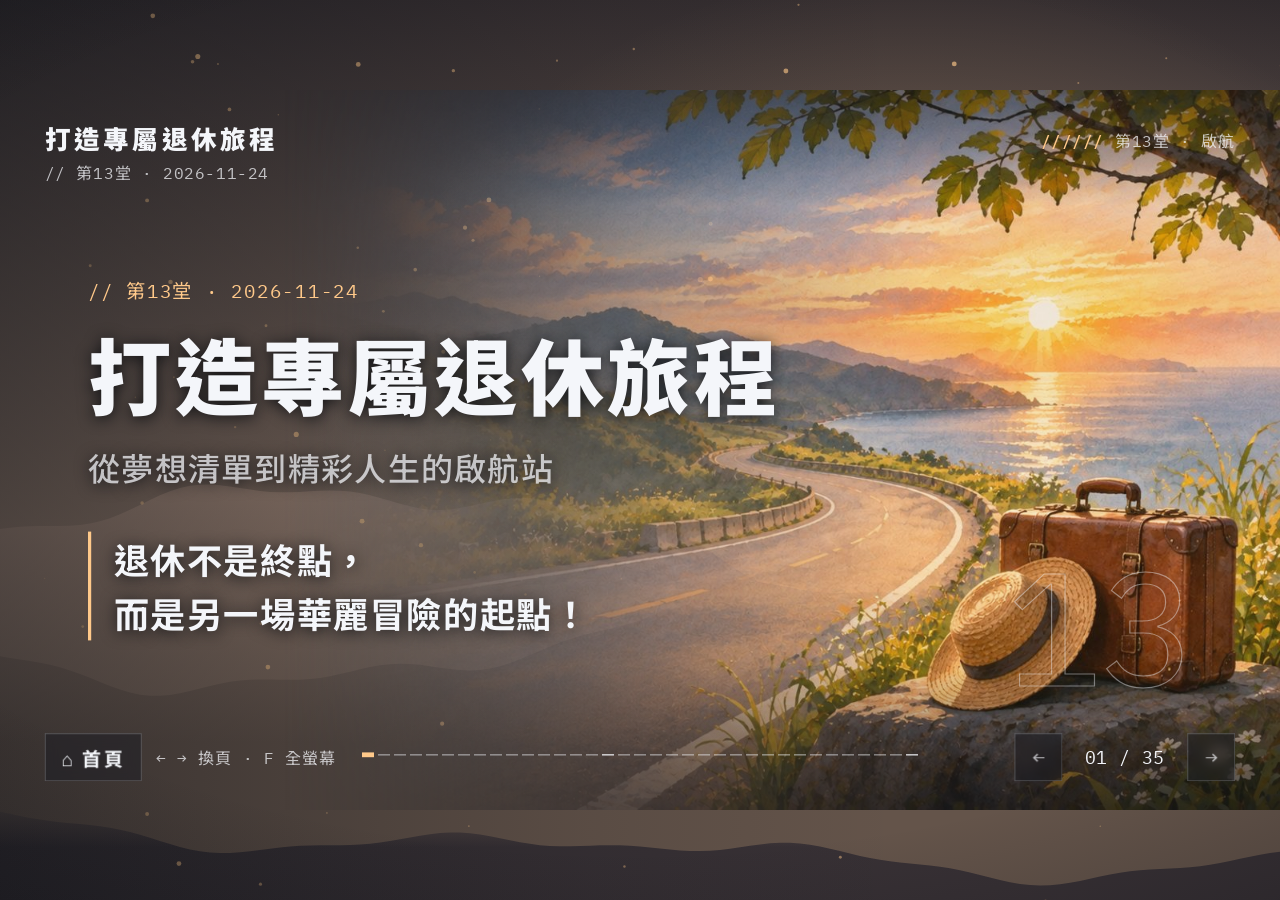
<file: lesson13.html>
<!doctype html>
<html lang="zh-Hant">
<head>
<meta charset="utf-8">
<meta name="viewport" content="width=device-width,initial-scale=1">
<title>第13堂｜打造專屬退休旅程</title>
<link rel="preconnect" href="https://fonts.googleapis.com">
<link rel="preconnect" href="https://fonts.gstatic.com" crossorigin>
<link rel="stylesheet" href="https://fonts.googleapis.com/css2?family=Noto+Sans+TC:wght@400;500;700;900&family=IBM+Plex+Mono:wght@400;500&display=swap">
<link rel="stylesheet" href="deck.css">
</head>
<body data-brand="打造專屬退休旅程" data-sub="// 第13堂 · 2026-11-24" data-tint="#ffc98a" data-fx="rise" data-sky="40,36,42|122,104,98|80,68,70">
<div id="stage">

  <!-- 封面 -->
  <section class="slide hero" data-ch data-label="第13堂 · 啟航" data-o="" data-art="img/ai05.jpg">
    <div class="label r" style="--i:0">// 第13堂 · 2026-11-24</div>
    <h1 class="r" style="--i:1;font-size:104px">打造專屬退休旅程</h1>
    <p class="sub r" style="--i:2">從夢想清單到精彩人生的啟航站</p>
    <p class="quote r" style="--i:3">退休不是終點，<br>而是另一場華麗冒險的起點！</p>
    <div class="big r" style="--i:4" aria-hidden="true">13</div>
  </section>

  <!-- 流程 -->
  <section class="slide" data-label="今天的流程" data-o="">
    <div class="head">
      <div class="label r" style="--i:0">////// 今天的流程</div>
      <h2 class="r" style="--i:1">兩個小時，我們這樣走</h2>
    </div>
    <div class="flow">
      <div class="panel r" style="--i:2"><span class="num">上半場 · 敢想</span><h3>寫下夢想</h3><ul><li>一部電影和一張清單</li><li>我們的夢想清單</li><li>猜猜他們幾歲才開始</li><li>不老騎士的環島</li></ul></div>
      <div class="rest r" style="--i:3">中場休息</div>
      <div class="panel r" style="--i:4"><span class="num">下半場 · 敢做</span><h3>畫成藍圖</h3><ul><li>林青霞、萬秀洗衣店</li><li>盤點資源、破解卡關</li><li>生活滿意度自我檢查</li><li>我的第一步、回家任務</li></ul></div>
    </div>
  </section>

  <!-- 暖身：舉手 -->
  <section class="slide" data-label="暖身 · 請舉手" data-o="13:1440,215,85,.6">
    <div class="head">
      <div class="label r" style="--i:0">////// 暖身 · 請舉手</div>
      <h2 class="r" style="--i:1">退休後，您最想把時間花在哪裡？</h2>
    </div>
    <p class="lead r" style="--i:2">可以舉很多次手。講師點一下，看看大家的方向。</p>
    <div class="quiz chips">
      <div class="opts sm r" style="--i:3">
        <button class="opt">到處走走</button>
        <button class="opt">學新東西</button>
        <button class="opt">陪家人</button>
        <button class="opt">顧好身體</button>
        <button class="opt">當志工</button>
        <button class="opt">再工作</button>
        <button class="opt">種菜養花</button>
        <button class="opt">還沒想到</button>
      </div>
    </div>
    <p class="foot r" style="--i:4">「還沒想到」也很好，今天就是來想的</p>
  </section>

  <!-- 猜一猜：退休後有多長 -->
  <section class="slide" data-label="猜一猜 · 退休後有多長" data-o="13:1440,215,85,.6">
    <div class="head">
      <div class="label r" style="--i:0">////// 猜一猜 · 台灣的數字</div>
      <h2 class="r" style="--i:1">退休之後的日子，比想像的長</h2>
    </div>
    <div class="quiz">
      <p class="q r" style="--i:2">台灣人現在的平均壽命，大約是幾歲？</p>
      <div class="opts r" style="--i:3">
        <button class="opt">72 歲</button>
        <button class="opt">76 歲</button>
        <button class="opt" data-ok>81 歲</button>
        <button class="opt">88 歲</button>
      </div>
      <div class="ans panel"><b>81.27 歲</b>（女性 84.75、男性 77.93）。從 65 歲算起，至少還有十六年，夠讀四次大學；而且已經活到 65 歲的人，平均還會更長。這段時間，值得好好規劃。</div>
    </div>
    <p class="src">內政部〈114 年簡易生命表〉（2026/8/24 公布）。同一份資料：2025 年底 65 歲以上人口占 20.06%，台灣已是「超高齡社會」。</p>
  </section>

  <!-- 事件：一路玩到掛 -->
  <section class="slide" data-label="電影 · 一路玩到掛" data-o="13:1470,200,60,.45">
    <div class="head">
      <div class="label r" style="--i:0">////// 經典電影</div>
      <h2 class="r" style="--i:1">「夢想清單」這個詞，是一部電影帶紅的</h2>
    </div>
    <div class="person">
      <div class="panel who r" style="--i:2"><span class="num">美國電影 · 2007</span><h3 style="font-size:60px;letter-spacing:.04em">一路玩到掛</h3><span class="yr">The Bucket List</span><p>傑克·尼克遜、摩根·費里曼主演。</p></div>
      <div class="r" style="--i:3">
        <dl class="facts">
          <div><dt>// 故事</dt><dd>兩個在病房認識的老先生，一起列了一張<b>「這輩子想做的事」</b>。</dd></div>
          <div><dt>// 然後</dt><dd>他們真的出發，<b>一項一項去完成</b>、一項一項劃掉。</dd></div>
          <div><dt>// 後來</dt><dd>片子上映後，「列一張清單」成了<b>全世界流行的做法</b>。</dd></div>
        </dl>
        <p class="say" style="font-size:36px">清單不是等到最後才寫，<br>今天就可以開始。</p>
      </div>
    </div>
    <p class="src">導演羅伯·雷納；2007 年 12 月美國首映，台灣 2008 年 2 月上映。末兩行為本簡報的歸納。</p>
  </section>

  <!-- 影片：一路玩到掛 -->
  <section class="slide" data-label="影片 · 一路玩到掛" data-o="">
    <div class="head">
      <div class="label r" style="--i:0">////// 影片 · 電影預告 · 約 2 分鐘</div>
      <h2 class="r" style="--i:1">兩位老先生的那張清單</h2>
    </div>
    <div class="vrow">
      <div class="vid r" style="--i:2" data-yt="0uIAqyZwwfQ" data-len="143" data-start="0"></div>
      <div class="vnote"><div class="panel r" style="--i:3"><span class="num">看之前</span><p>如果是您，清單第一項會寫什麼？</p></div><div class="panel r" style="--i:4"><span class="num">看的時候</span><p>他們做了哪些事？記下一項</p></div><div class="panel r" style="--i:5"><span class="num">看完聊</span><p>哪一項，您也想試試看？</p></div><p class="vmeta r" style="--i:6">觸電網 - 經典頻道〈一路玩到掛〉電影預告</p></div>
    </div>
  </section>

  <!-- 互動：夢想清單 -->
  <section class="slide" data-label="互動 · 夢想清單" data-o="">
    <div class="head">
      <div class="label r" style="--i:0">////// 人生規劃工作坊 · 夢想清單</div>
      <h2 class="r" style="--i:1">如果什麼都可以，您想……</h2>
    </div>
    <div class="split">
      <div class="four">
        <div class="panel r" style="--i:2"><span class="num">01</span><h3>去一個地方</h3><p>一直想去，還沒去成的</p></div>
        <div class="panel r" style="--i:3"><span class="num">02</span><h3>學一件事</h3><p>年輕時沒機會學的</p></div>
        <div class="panel r" style="--i:4"><span class="num">03</span><h3>見一個人</h3><p>好久不見、放在心上的</p></div>
        <div class="panel r" style="--i:5"><span class="num">04</span><h3>完成一件事</h3><p>做完會很有成就感的</p></div>
      </div>
      <div class="panel list r" style="--i:6">
        <span class="num">////// 我們的夢想清單</span>
        <form><input placeholder="輸入一個夢想，按 Enter" maxlength="24" autocomplete="off"><button aria-label="加入">＋</button></form>
        <ol><li class="empty">請大家說，講師幫忙記下來。</li></ol>
      </div>
    </div>
  </section>

  <!-- 個人書寫 -->
  <section class="slide" data-label="個人書寫" data-o="" data-art="img/ai06.jpg">
    <div class="head">
      <div class="label r" style="--i:0">////// 個人書寫 · 拿出學習單</div>
      <h2 class="r" style="--i:1">寫下自己的十個夢想</h2>
    </div>
    <div class="rows">
      <div class="panel r" style="--i:2"><span class="num">01</span><p>先不管錢、時間、別人怎麼想</p></div>
      <div class="panel r" style="--i:3"><span class="num">02</span><p>大的小的都算，寫滿十個</p></div>
      <div class="panel r" style="--i:4"><span class="num">03</span><p>圈出最想先做的三個</p></div>
    </div>
    <p class="foot r" style="--i:5">寫完跟隔壁同學交換看，說說為什麼選這三個</p>
  </section>

  <!-- 猜一猜：摩西奶奶 -->
  <section class="slide" data-label="人物 · 摩西奶奶" data-o="13:1440,215,85,.6">
    <div class="head">
      <div class="label r" style="--i:0">////// 猜一猜 · 經典人物 01</div>
      <h2 class="r" style="--i:1">美國最有名的素人畫家「摩西奶奶」</h2>
    </div>
    <div class="quiz">
      <p class="q r" style="--i:2">她大約幾歲，才開始認真畫畫？</p>
      <div class="opts r" style="--i:3">
        <button class="opt">48 歲</button>
        <button class="opt">58 歲</button>
        <button class="opt">68 歲</button>
        <button class="opt" data-ok>78 歲</button>
      </div>
      <div class="ans panel" style="margin-top:22px;padding:20px 30px"><img class="ph" src="img/moses.jpg" alt="摩西奶奶"><div><b>快 80 歲才開始。</b>她原本做刺繡，關節炎讓她拿不動針，才改拿畫筆。80 歲（1940 年）在紐約辦第一次個展，一路畫到 <b>101 歲</b>。</div></div>
    </div>
    <p class="src">開始作畫年齡各資料略有出入（約 76–78 歲）。照片：New York World-Telegram &amp; Sun（公有領域）。</p>
  </section>

  <!-- 影片：摩西奶奶 -->
  <section class="slide" data-label="影片 · 摩西奶奶" data-o="">
    <div class="head">
      <div class="label r" style="--i:0">////// 影片 · 藝術開開門 · 播前 3 分鐘</div>
      <h2 class="r" style="--i:1">人生沒有太晚的開始</h2>
    </div>
    <div class="vrow">
      <div class="vid r" style="--i:2" data-yt="203lcrWOAxg" data-len="180" data-start="0" data-end="180"></div>
      <div class="vnote"><div class="panel r" style="--i:3"><span class="num">看之前</span><p>猜猜她畫的是什麼？</p></div><div class="panel r" style="--i:4"><span class="num">看的時候</span><p>她的畫，讓您想到哪裡？</p></div><div class="panel r" style="--i:5"><span class="num">看完聊</span><p>有什麼事，我一直覺得「太晚了」？</p></div><p class="vmeta r" style="--i:6">藝術開開門〈素人藝術家摩西奶奶 人生沒有太晚的開始〉播放前 3 分鐘，到點自動停。</p></div>
    </div>
  </section>

  <!-- 猜一猜：若宮正子 -->
  <section class="slide" data-label="人物 · 若宮正子" data-o="13:1440,215,85,.6">
    <div class="head">
      <div class="label r" style="--i:0">////// 猜一猜 · 經典人物 02</div>
      <h2 class="r" style="--i:1">日本的若宮正子奶奶，銀行退休</h2>
    </div>
    <div class="quiz">
      <p class="q r" style="--i:2">2017 年，81 歲的她做了一件什麼事？</p>
      <div class="opts sm r" style="--i:3">
        <button class="opt">跑完馬拉松</button>
        <button class="opt" data-ok>寫出手機遊戲</button>
        <button class="opt">考上大學</button>
        <button class="opt">出了唱片</button>
      </div>
      <div class="ans panel"><img class="ph" src="img/wakamiya.jpg" alt="若宮正子，2019 年"><div><b>她寫了一款給長輩玩的手機遊戲。</b>60 歲左右才第一次學電腦；遊戲上架同一年，還受邀到美國參加蘋果公司的開發者大會。</div></div>
    </div>
    <p class="src">遊戲名稱 hinadan（女兒節人偶擺放），2017 年 2 月上架。資料：日本政府公關刊物 2018。照片：Araisyohei，CC BY 4.0。</p>
  </section>

  <!-- 影片：若宮正子 -->
  <section class="slide" data-label="影片 · 若宮正子" data-o="">
    <div class="head">
      <div class="label r" style="--i:0">////// 影片 · BBC News 中文 · 不到 1 分鐘</div>
      <h2 class="r" style="--i:1">可能是世界上最年長的 App 開發者</h2>
    </div>
    <div class="vrow">
      <div class="vid r" style="--i:2" data-yt="thQG2THPn1o" data-len="50" data-start="0"></div>
      <div class="vnote"><div class="panel r" style="--i:3"><span class="num">看之前</span><p>您現在用手機，最常做什麼？</p></div><div class="panel r" style="--i:4"><span class="num">看的時候</span><p>她為什麼想自己做遊戲？</p></div><div class="panel r" style="--i:5"><span class="num">看完聊</span><p>我想學的 3C 新東西是什麼？</p></div><p class="vmeta r" style="--i:6">BBC News 中文〈82歲 她可能是世界上最年長的APP人才〉</p></div>
    </div>
  </section>

  <!-- 猜一猜 + 人物：不老騎士 -->
  <section class="slide" data-label="台灣故事 · 不老騎士" data-o="13:1440,215,85,.6">
    <div class="head">
      <div class="label r" style="--i:0">////// 猜一猜 · 台灣故事 03</div>
      <h2 class="r" style="--i:1">2007 年，17 位長輩騎機車環島</h2>
    </div>
    <div class="quiz">
      <p class="q r" style="--i:2">這群「不老騎士」，平均年齡幾歲？</p>
      <div class="opts r" style="--i:3">
        <button class="opt">65 歲</button>
        <button class="opt">71 歲</button>
        <button class="opt">76 歲</button>
        <button class="opt" data-ok>81 歲</button>
      </div>
      <div class="ans panel"><img class="ph" src="img/riders.jpg" alt="停在總統府前的不老騎士團機車隊，2017 年" style="object-position:50% 60%"><div><b>平均 81 歲。</b>他們從台中出發，騎了 <b>13 天、1,178 公里</b>，繞台灣一圈。由弘道老人福利基金會發起，後來拍成紀錄片《不老騎士》（2012）。</div></div>
    </div>
    <p class="src">照片為 2017 年再度環島的不老騎士團，機車隊停在總統府前；總統府，CC BY 2.0。</p>
  </section>

  <!-- 影片：不老騎士 -->
  <section class="slide" data-label="影片 · 不老騎士" data-o="">
    <div class="head">
      <div class="label r" style="--i:0">////// 影片 · 紀錄片戲院版預告 · 2 分 13 秒</div>
      <h2 class="r" style="--i:1">《不老騎士－歐兜邁環台日記》</h2>
    </div>
    <div class="vrow">
      <div class="vid r" style="--i:2" data-yt="D5dV1pu-T0o" data-len="133" data-start="0"></div>
      <div class="vnote"><div class="panel r" style="--i:3"><span class="num">看之前</span><p>81 歲環島，您覺得最難的是什麼？</p></div><div class="panel r" style="--i:4"><span class="num">看的時候</span><p>哪一位阿公阿嬤，讓您印象最深？</p></div><div class="panel r" style="--i:5"><span class="num">看完聊</span><p>如果找同學一起，我們想去哪？</p></div><p class="vmeta r" style="--i:6">Gograndriders〈【不老騎士-歐兜邁環台日記】戲院版預告〉</p></div>
    </div>
  </section>

  <!-- 小組討論 -->
  <section class="slide" data-label="小組討論" data-o="" data-art="img/ai07.jpg">
    <div class="head">
      <div class="label r" style="--i:0">////// 小組討論 · 三四人一組</div>
      <h2 class="r" style="--i:1">他們有什麼共同點？</h2>
    </div>
    <div class="rows">
      <div class="panel r" style="--i:2"><span class="num">01</span><p>三個故事裡，哪一個最打動您？</p></div>
      <div class="panel r" style="--i:3"><span class="num">02</span><p>他們跨出的第一步，各是什麼？</p></div>
      <div class="panel r" style="--i:4"><span class="num">03</span><p>「太晚了」這句話，還成立嗎？</p></div>
    </div>
    <p class="foot r" style="--i:5">每組推一位，用一句話跟全班報告</p>
  </section>

  <!-- 中場休息 -->
  <section class="slide center" data-ch data-label="中場休息" data-o="13:800,290,120,.9">
    <div class="label r" style="--i:0;margin-top:330px">////// 中場休息</div>
    <h2 class="r" style="--i:1">喝口水，動一動</h2>
    <p class="sub r" style="--i:2">等一下回來，把夢想變成做得到的計畫</p>
  </section>

  <!-- 人物：林青霞 -->
  <section class="slide" data-label="人物 · 林青霞" data-o="13:1470,200,60,.45">
    <div class="head">
      <div class="label r" style="--i:0">////// 藝人故事 04</div>
      <h2 class="r" style="--i:1">放下一支筆，拿起另一支筆</h2>
    </div>
    <div class="person">
      <div class="panel who r" style="--i:2"><span class="num">演員 · 作家</span><img class="ph" src="img/lin.jpg" alt="林青霞，2018 年"><h3>林青霞</h3><span class="yr">1954 年生</span><p>拍過約百部電影的大明星。</p></div>
      <div class="r" style="--i:3">
        <dl class="facts">
          <div><dt>// 1994</dt><dd>結婚後息影，離開了大銀幕。</dd></div>
          <div><dt>// 2004</dt><dd>大約 <b>50 歲</b>，才開始在報刊上發表文章。</dd></div>
          <div><dt>// 2011</dt><dd>出版第一本書<b>《窗裡窗外》</b>，從演員變成作家。</dd></div>
        </dl>
        <p class="say" style="font-size:36px">本來最拿手的事停下來，<br>才有空位放新的事。</p>
      </div>
    </div>
    <p class="src">末兩行為本簡報的歸納，非林青霞原話。照片：HKIFFMarketing，CC BY-SA 4.0（Wikimedia Commons）。</p>
  </section>

  <!-- 影片：林青霞 -->
  <section class="slide" data-label="影片 · 林青霞" data-o="">
    <div class="head">
      <div class="label r" style="--i:0">////// 影片 · 中時新聞網 · 約 2 分鐘</div>
      <h2 class="r" style="--i:1">林青霞談《窗裡窗外》</h2>
    </div>
    <div class="vrow">
      <div class="vid r" style="--i:2" data-yt="6rk24DEx0_U" data-len="122" data-start="0"></div>
      <div class="vnote"><div class="panel r" style="--i:3"><span class="num">看之前</span><p>您看過她的哪一部電影？</p></div><div class="panel r" style="--i:4"><span class="num">看的時候</span><p>她怎麼說「寫作」這件事？</p></div><div class="panel r" style="--i:5"><span class="num">看完聊</span><p>我也有想寫下來的故事嗎？</p></div><p class="vmeta r" style="--i:6">中時新聞網〈林青霞返台談新書 窗裡窗外說人生〉</p></div>
    </div>
  </section>

  <!-- 人物：萬秀洗衣店 -->
  <section class="slide" data-label="台灣故事 · 萬秀洗衣店" data-o="13:1470,200,60,.45">
    <div class="head">
      <div class="label r" style="--i:0">////// 台灣故事 05</div>
      <h2 class="r" style="--i:1">在自己的店裡，變成全世界的模特兒</h2>
    </div>
    <div class="person">
      <div class="panel who r" style="--i:2"><span class="num">台中后里 · 洗衣店</span><h3 style="font-size:64px;letter-spacing:.04em">萬吉與秀娥</h3><span class="yr">2020 年 · 83 歲與 84 歲</span><p>開了一輩子洗衣店的阿公阿嬤。</p></div>
      <div class="r" style="--i:3">
        <dl class="facts">
          <div><dt>// 起頭</dt><dd>孫子想讓顧店的阿公阿嬤有點新鮮事，提議<b>來拍照</b>。</dd></div>
          <div><dt>// 做法</dt><dd>穿上客人<b>多年沒來拿的衣服</b>，由孫子搭配、拍照、放上網路。</dd></div>
          <div><dt>// 結果</dt><dd>很快就紅了起來，<b>連外國媒體都來報導</b>。</dd></div>
        </dl>
        <p class="say" style="font-size:36px">不必離開原來的生活，<br>加一點新玩法就好。</p>
      </div>
    </div>
    <p class="src">資料：自由時報、中央社報導。秀娥阿嬤已於 2023 年 5 月辭世。末兩行為本簡報的歸納。</p>
  </section>

  <!-- 影片：萬秀洗衣店 -->
  <section class="slide" data-label="影片 · 萬秀洗衣店" data-o="">
    <div class="head">
      <div class="label r" style="--i:0">////// 影片 · 三立新聞 · 1 分 45 秒</div>
      <h2 class="r" style="--i:1">台灣最潮的阿公阿嬤</h2>
    </div>
    <div class="vrow">
      <div class="vid r" style="--i:2" data-yt="lJTNJWqvfg0" data-len="105" data-start="0"></div>
      <div class="vnote"><div class="panel r" style="--i:3"><span class="num">看之前</span><p>家裡有沒有壓箱底的舊衣服？</p></div><div class="panel r" style="--i:4"><span class="num">看的時候</span><p>阿公阿嬤拍照時的表情</p></div><div class="panel r" style="--i:5"><span class="num">看完聊</span><p>我原本的生活，可以加什麼新玩法？</p></div><p class="vmeta r" style="--i:6">三立新聞〈台灣最潮阿公阿嬤在這！藉舊衣穿搭紅遍國際〉</p></div>
    </div>
  </section>

  <!-- 四步驟 -->
  <section class="slide" data-label="生活設計工具" data-o="13:1400,215,85,.6">
    <div class="head">
      <div class="label r" style="--i:0">////// 生活設計工具</div>
      <h2 class="r" style="--i:1">把願望，變成做得到的藍圖</h2>
    </div>
    <div class="steps">
      <div class="step r" style="--i:2"><div class="dot">01</div><h3>寫下夢想</h3><p>先不設限，<br>把想做的都列出來</p></div>
      <div class="step r" style="--i:3"><div class="dot">02</div><h3>評估資源</h3><p>時間、體力、金錢、<br>同伴，手上有哪些？</p></div>
      <div class="step r" style="--i:4"><div class="dot">03</div><h3>排除障礙</h3><p>卡住的地方在哪？<br>可以怎麼繞過去？</p></div>
      <div class="step r" style="--i:5"><div class="dot">04</div><h3>畫成藍圖</h3><p>定下這個月<br>就能做的第一步</p></div>
    </div>
  </section>

  <!-- 互動：盤點資源 -->
  <section class="slide" data-label="互動 · 盤點資源" data-o="">
    <div class="head">
      <div class="label r" style="--i:0">////// 互動 · 盤點資源</div>
      <h2 class="r" style="--i:1">我手上，已經有哪些本錢？</h2>
    </div>
    <p class="lead r" style="--i:2">拿剛剛圈的第一個夢想來看。有的請舉手，講師點一下。</p>
    <div class="quiz chips">
      <div class="opts sm r" style="--i:3">
        <button class="opt">有時間</button>
        <button class="opt">體力還行</button>
        <button class="opt">有一點預算</button>
        <button class="opt">有人可以作伴</button>
        <button class="opt">有相關經驗</button>
        <button class="opt">家人支持</button>
        <button class="opt">知道去哪裡學</button>
        <button class="opt">有交通工具</button>
      </div>
    </div>
    <p class="foot r" style="--i:4">沒亮的那幾格，就是接下來要想辦法的地方</p>
  </section>

  <!-- 互動：破解卡關（翻牌） -->
  <section class="slide" data-label="互動 · 排除障礙" data-o="">
    <div class="head">
      <div class="label r" style="--i:0">////// 互動 · 排除障礙</div>
      <h2 class="r" style="--i:1">最常聽到的三個「可是」</h2>
    </div>
    <div class="flips">
      <button class="flip r" style="--i:2"><span class="k">可是 01</span><span class="a">我都這個年紀了，<br>太晚了。</span><span class="b" style="font-size:36px">摩西奶奶快 80 歲才畫畫。先做一個小小的版本試試看。</span><span class="hint">先請大家出主意，再點開 →</span></button>
      <button class="flip r" style="--i:3"><span class="k">可是 02</span><span class="a">沒有人<br>可以陪我。</span><span class="b" style="font-size:36px">到樂齡中心、社區據點報一門課，同伴就在教室裡。</span><span class="hint">先請大家出主意，再點開 →</span></button>
      <button class="flip r" style="--i:4"><span class="k">可是 03</span><span class="a">要花<br>很多錢吧。</span><span class="b" style="font-size:36px">先查免費或低收費的公家資源，從花最少的那一步開始。</span><span class="hint">先請大家出主意，再點開 →</span></button>
    </div>
    <p class="foot r" style="--i:5">同學提的辦法，常常比牌子上寫的更實用</p>
  </section>

  <!-- 實證猜一猜：哈佛八十年研究 -->
  <section class="slide" data-label="研究怎麼說 · 哈佛八十年研究" data-o="">
    <div class="head">
      <div class="label r" style="--i:0">////// 研究怎麼說 · 猜一猜</div>
      <h2 class="r" style="--i:1">哈佛大學追蹤同一群人，超過八十年</h2>
    </div>
    <div class="quiz">
      <p class="q r" style="--i:2">研究發現，讓人到老都快樂又健康的關鍵是什麼？</p>
      <div class="opts  r" style="--i:3"><button class="opt">賺很多錢</button><button class="opt">有名氣</button><button class="opt" data-ok>好的人際關係</button><button class="opt">特別聰明</button></div>
      <div class="ans panel"><div><b>好的人際關係。</b>這項研究從 1938 年開始，先後追蹤了 724 位男性和他們的家人。主持人說：50 歲時對身邊關係最滿意的人，到 80 歲時最健康。</div></div>
    </div>
    <p class="src">Harvard Study of Adult Development；現任主持人 Robert Waldinger，2015 年 TED 演講。724 人為哈佛學生與波士頓市區少年兩群合計。</p>
  </section>

  <!-- 實證：人生目的感 -->
  <section class="slide" data-label="研究怎麼說 · 人生目的感" data-o="">
    <div class="head">
      <div class="label r" style="--i:0">////// 研究怎麼說 · 有目標的人</div>
      <h2 class="r" style="--i:1">「每天起床有事想做」，和健康有關</h2>
    </div>
    <div class="evi"><div class="panel r" style="--i:2"><span class="num">美國 · 約 7 千位 50 歲以上的人</span><h3>人生目的感越強，<br>追蹤期間死亡風險越低</h3><p>目的感最低的一組，死亡風險約是最高那一組的 2.4 倍。</p><p class="cite">Alimujiang et al. (2019). JAMA Network Open, 2(5), e194270.</p></div><div class="panel r" style="--i:3"><span class="num">日本 · 約 4 萬 3 千人，追蹤 7 年</span><h3>說自己「沒有生きがい」<br>的人，死亡風險較高</h3><p>「生きがい」是日文，意思是「活著的意義、每天的盼頭」。風險約高出五成。</p><p class="cite">Sone et al. (2008). Psychosomatic Medicine, 70(6), 709–715.</p></div></div>
    <p class="src">兩篇都是觀察性研究：看得到「有關聯」，不能證明是目的感讓人長壽。</p>
  </section>

  <!-- 實證：人際連結 -->
  <section class="slide" data-label="研究怎麼說 · 人際連結" data-o="">
    <div class="head">
      <div class="label r" style="--i:0">////// 研究怎麼說 · 有伴的人</div>
      <h2 class="r" style="--i:1">朋友和社團，是退休後的重要本錢</h2>
    </div>
    <div class="evi"><div class="panel r" style="--i:2"><span class="num">148 篇研究的彙整 · 約 30 萬人</span><h3>人際關係好的人，<br>存活機率高出約五成</h3><p>研究者說，影響力可以和抽菸這類公認的危險因子相比。</p><p class="cite">Holt-Lunstad, Smith &amp; Layton (2010). PLoS Medicine, 7(7), e1000316.</p></div><div class="panel r" style="--i:3"><span class="num">英國 · 424 位退休者，追蹤 6 年</span><h3>退休後，<br>社團不要一起退</h3><p>退休前參加兩個團體的人，6 年內過世的比例：</p><div class="bars" style="--m:14;--w:170px"><div><span>兩個都留著</span><u><i style="--v:2"></i></u><b>約 2%</b></div><div class="lo"><span>少了一個</span><u><i style="--v:5"></i></u><b>約 5%</b></div><div class="lo"><span>兩個都沒了</span><u><i style="--v:12"></i></u><b>約 12%</b></div></div><p class="cite">Steffens et al. (2016). BMJ Open, 6, e010164.</p></div></div>
  </section>

  <!-- 實證：年紀與快樂 -->
  <section class="slide" data-label="研究怎麼說 · 年紀與快樂" data-o="">
    <div class="head">
      <div class="label r" style="--i:0">////// 研究怎麼說 · 年紀與快樂</div>
      <h2 class="r" style="--i:1">年紀大了，就比較不快樂嗎？</h2>
    </div>
    <div class="evi"><div class="panel r" style="--i:2"><span class="num">美國 · 約 34 萬人的電話調查</span><h3>幸福感像一個 U 字：<br>50 歲之後往上走</h3><p>壓力和生氣，隨年紀一路減少；憂慮在中年之後也下降。</p><p class="cite">Stone et al. (2010). PNAS, 107(22), 9985–9990.</p></div><div class="panel r" style="--i:3"><span class="num">台灣 · 4,731 位長者，追蹤 8 年</span><h3>有人談心、有參與活動<br>的長者比較快樂</h3><p>朋友不必多。關係的「品質」，比「數量」更重要。</p><p class="cite">Hsu &amp; Chang (2015). Aging &amp; Mental Health, 19(12), 1131–1137.</p></div></div>
    <p class="src">美國那篇是同一時間問不同年紀的人，不代表每個人都會越老越快樂。</p>
  </section>

  <!-- 實證：學新東西 -->
  <section class="slide" data-label="研究怎麼說 · 學新東西" data-o="">
    <div class="head">
      <div class="label r" style="--i:0">////// 研究怎麼說 · 活到老學到老</div>
      <h2 class="r" style="--i:1">學一樣有點難的新東西，記性會進步</h2>
    </div>
    <div class="evi"><div class="panel r" style="--i:2"><span class="num">美國 · 年長者，每週約 16 小時、連續 3 個月</span><h3>學拼布或數位攝影的人，<br>記憶測驗進步了</h3><p>研究者說，關鍵是「新」而且「要動腦」：得記步驟、要想辦法、會卡關。</p><p class="cite">Park et al. (2014). Psychological Science, 25(1), 103–112.（Synapse Project）</p></div><div class="panel r" style="--i:3"><span class="num">同一份研究也發現</span><h3>只是聚會聊天，<br>記性沒有明顯進步</h3><p>所以夢想清單裡，可以挑一樣「有點難、以前沒做過」的事。這是單一研究，還需要更多驗證。</p><p class="cite"></p></div></div>
  </section>

  <!-- 實證小結：三個關鍵 -->
  <section class="slide" data-label="研究怎麼說 · 三個關鍵" data-o="">
    <div class="head">
      <div class="label r" style="--i:0">////// 研究怎麼說 · 小結</div>
      <h2 class="r" style="--i:1">好的生活品質，研究指向三件事</h2>
    </div>
    <div class="three"><div class="panel r" style="--i:2"><span class="num">01 · 關係</span><h3>有人可以談心</h3><p>品質比數量重要；<br>家人、老友、鄰居都算</p></div><div class="panel r" style="--i:3"><span class="num">02 · 目的</span><h3>每天有事想做</h3><p>大事小事都可以：<br>顧孫、種菜、當志工</p></div><div class="panel r" style="--i:4"><span class="num">03 · 參與</span><h3>留在團體裡</h3><p>退休了，社團、班級、<br>據點不要一起退</p></div></div>
    <p class="foot r" style="--i:5">等一下的問卷，分數低的那題，可以對照這三件事想一想</p>
  </section>

  <!-- 問卷：SWLS -->
  <section class="slide" data-label="實證問卷 · 生活滿意度" data-o="">
    <div class="head">
      <div class="label r" style="--i:0">////// 實證問卷 · 生活滿意度量表（SWLS）</div>
      <h2 class="r" style="--i:1;font-size:60px">對現在的生活，我有多滿意？</h2>
    </div>
    <div class="scale r" style="--i:2;grid-template-columns:1fr 360px;gap:30px" data-min="1" data-max="7" data-bands='[[5,9,"5–9 分：非常不滿意。很辛苦，請找信任的人或專業人員談談。"],[10,14,"10–14 分：不滿意。想想最想先改變的是哪一塊。"],[15,19,"15–19 分：略低於平均。有幾個地方可以調整。"],[20,24,"20–24 分：平均。大致不錯，還有想更好的地方。"],[25,29,"25–29 分：高。生活大多是自己喜歡的樣子。"],[30,35,"30–35 分：很高。很喜歡現在的生活。"]]'>
      <div>
        <ol>
          <li><span>01</span>我的生活大致接近我的理想</li>
          <li><span>02</span>我的生活狀況非常好</li>
          <li><span>03</span>我對我的生活感到滿意</li>
          <li><span>04</span>到目前為止，我得到了人生中想要的重要東西</li>
          <li><span>05</span>如果能重來一次，我幾乎不會想改變什麼</li>
        </ol>
        <p class="legend">1 非常不同意 · 2 不同意 · 3 有點不同意 · 4 普通 · 5 有點同意 · 6 同意 · 7 非常同意</p>
      </div>
      <div class="panel score"><span class="num">////// 示範計分</span><div class="n">—</div><p class="msg" style="font-size:25px"></p><p class="warn">分數低的那一題，就是夢想清單的線索。<button class="reset" style="text-decoration:underline;margin-left:8px">清除重填</button></p></div>
    </div>
    <p class="src">Diener, Emmons, Larsen &amp; Griffin (1985). J Pers Assess, 49, 71–75；分數解讀依 Diener (2006)。中文為本簡報自行翻譯，非正式中文版。</p>
  </section>

  <!-- 資源 -->
  <section class="slide" data-label="可以活用的資源" data-o="">
    <div class="head">
      <div class="label r" style="--i:0">////// 可以活用的資源</div>
      <h2 class="r" style="--i:1">想學、想做、想貢獻，都有地方去</h2>
    </div>
    <div class="res">
      <div class="panel r" style="--i:2"><div class="tel s">樂齡<br>學習中心</div><p>教育部。55 歲以上，全台各鄉鎮市區都有課可以上。<br>moe.senioredu.moe.gov.tw</p></div>
      <div class="panel r" style="--i:3"><div class="tel s">樂齡大學</div><p>到大學校園裡上課，跟年輕學生當同學。</p></div>
      <div class="panel r" style="--i:4"><div class="tel s">銀髮人才<br>資源中心</div><p>勞動部。55 歲以上想再工作、兼職，可以找它媒合。</p></div>
      <div class="panel r" style="--i:5"><div class="tel s">志願服務<br>資訊網</div><p>衛福部。上網查住家附近的志工機會。<br>vol.mohw.gov.tw</p></div>
      <div class="panel r" style="--i:6"><div class="tel s">社區照顧<br>關懷據點</div><p>共餐、健康促進、才藝課，也很歡迎長輩當幹部和志工。</p></div>
      <div class="panel r" style="--i:7"><div class="tel">1966</div><h3>長照專線</h3><p>自己或家人需要照顧服務時，打這支電話詢問。</p></div>
    </div>
    <p class="src">資訊查核於 2026 年 11 月。請換上本地的樂齡中心、據點名稱與電話。</p>
  </section>

  <!-- 實證：計畫怎麼做得到 -->
  <section class="slide" data-label="研究怎麼說 · 讓計畫做得到" data-o="">
    <div class="head">
      <div class="label r" style="--i:0">////// 研究怎麼說 · 從想到做</div>
      <h2 class="r" style="--i:1">講清楚、說出來，比較做得到</h2>
    </div>
    <div class="evi"><div class="panel r" style="--i:2"><span class="num">94 項實驗的彙整 · 8 千多人</span><h3>先講好「什麼時候、<br>在哪裡、做什麼」</h3><p>只說「我想學畫畫」不夠。說成「禮拜三早上，到樂齡中心報名」，達成的機會明顯提高。</p><p class="cite">Gollwitzer &amp; Sheeran (2006). Adv Exp Soc Psychol, 38, 69–119.</p></div><div class="panel r" style="--i:3"><span class="num">138 項實驗的彙整 · 約 2 萬人</span><h3>記下進度，<br>再說給別人聽</h3><p>常常檢查自己做到哪裡的人，比較容易達成目標；把進度寫下來、講給別人知道，效果更好。</p><p class="cite">Harkin et al. (2016). Psychological Bulletin, 142(2), 198–229.</p></div></div>
    <p class="src">兩篇研究的對象涵蓋各年齡層，不是專門針對長輩。下一頁的「第一步」，就照這兩個原則來寫。</p>
  </section>

  <!-- 互動：第一步承諾牆 -->
  <section class="slide" data-label="互動 · 我的第一步" data-o="">
    <div class="head">
      <div class="label r" style="--i:0">////// 互動 · 啟航宣言</div>
      <h2 class="r" style="--i:1">這個月，我要先做這一步</h2>
    </div>
    <div class="split">
      <div class="rows" style="margin-top:0">
        <div class="panel r" style="--i:2"><span class="num">01</span><p style="font-size:34px">要小：一個禮拜內做得到</p></div>
        <div class="panel r" style="--i:3"><span class="num">02</span><p style="font-size:34px">要具體：哪一天、做什麼</p></div>
        <div class="panel r" style="--i:4"><span class="num">03</span><p style="font-size:34px">要說出來：找一位同學作證</p></div>
        <div class="panel r" style="--i:5"><span class="num">例</span><p style="font-size:30px;font-weight:500">「禮拜三打電話問樂齡中心的課表」</p></div>
      </div>
      <div class="panel list r" style="--i:6">
        <span class="num">////// 全班的第一步</span>
        <form><input placeholder="輸入一個第一步，按 Enter" maxlength="24" autocomplete="off"><button aria-label="加入">＋</button></form>
        <ol><li class="empty">請學員輪流說，講師記下來。</li></ol>
      </div>
    </div>
  </section>

  <!-- 回家任務 -->
  <section class="slide" data-label="回家任務" data-o="" data-art="img/ai05.jpg">
    <div class="head">
      <div class="label r" style="--i:0">////// 回家任務</div>
      <h2 class="r" style="--i:1">下次上課前，完成這三件</h2>
    </div>
    <div class="rows">
      <div class="panel r" style="--i:2"><span class="num">01</span><p>把夢想清單貼在看得到的地方</p></div>
      <div class="panel r" style="--i:3"><span class="num">02</span><p>做完今天說的那個第一步</p></div>
      <div class="panel r" style="--i:4"><span class="num">03</span><p>找一張自己年輕時的照片帶來</p></div>
    </div>
    <p class="foot r" style="--i:5">照片是下一堂「時光機」要用的</p>
  </section>

  <!-- 結語 -->
  <section class="slide end" data-ch data-label="結語" data-o="" data-art="img/ai08.jpg">
    <div class="label r" style="--i:0">////// 帶回家的三句話</div>
    <h2 class="r" style="--i:1">每天都有驚喜與成就感</h2>
    <div class="recap">
      <div class="r" style="--i:2"><span>01</span>先寫下來，夢想才看得見</div>
      <div class="r" style="--i:3"><span>02</span>幾歲開始，都不算晚</div>
      <div class="r" style="--i:4"><span>03</span>第一步越小，越走得出去</div>
    </div>
  </section>

</div>
<script src="deck.js"></script>
</body>
</html>
</file>
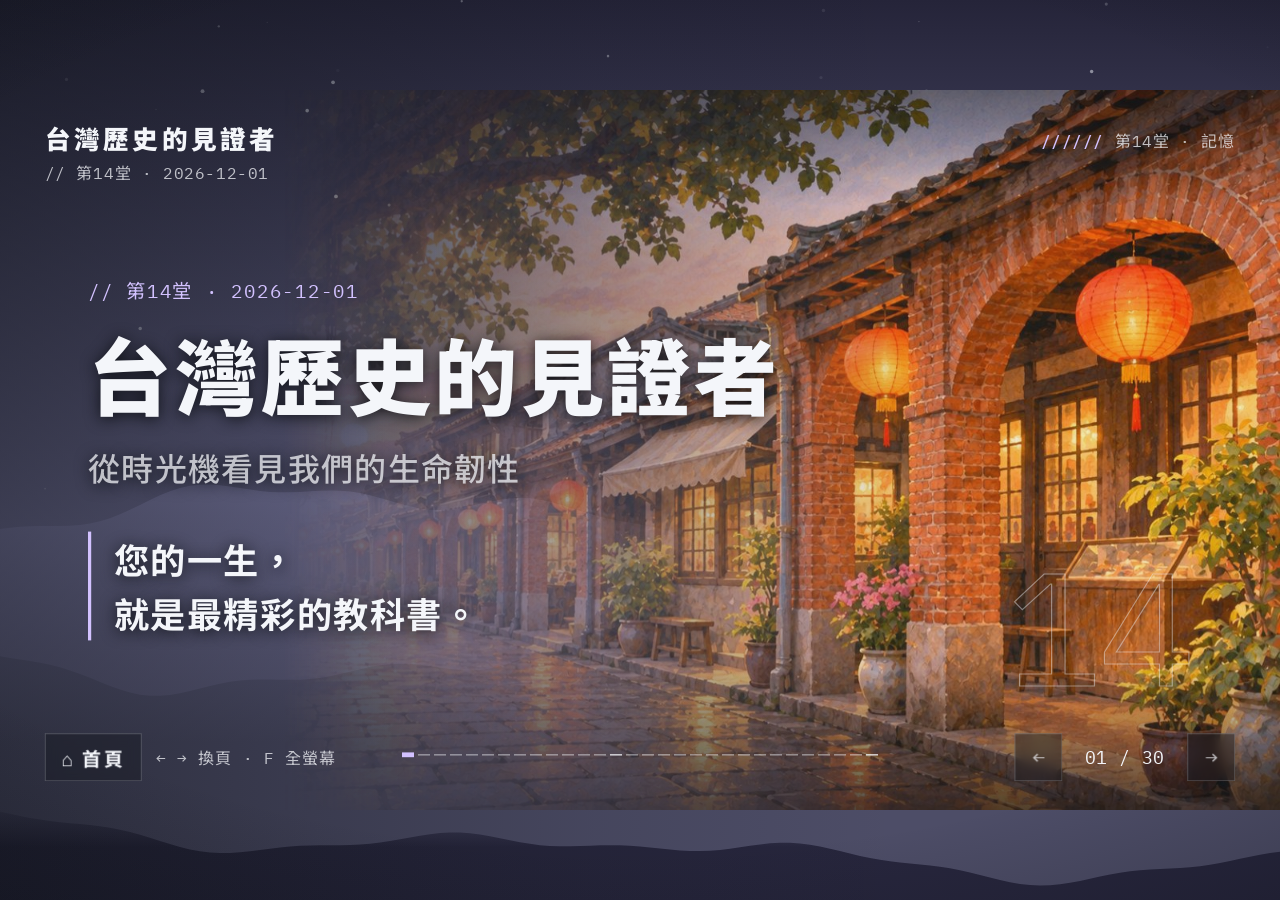
<file: lesson14.html>
<!doctype html>
<html lang="zh-Hant">
<head>
<meta charset="utf-8">
<meta name="viewport" content="width=device-width,initial-scale=1">
<title>第14堂｜台灣歷史的見證者</title>
<link rel="preconnect" href="https://fonts.googleapis.com">
<link rel="preconnect" href="https://fonts.gstatic.com" crossorigin>
<link rel="stylesheet" href="https://fonts.googleapis.com/css2?family=Noto+Sans+TC:wght@400;500;700;900&family=IBM+Plex+Mono:wght@400;500&display=swap">
<link rel="stylesheet" href="deck.css">
</head>
<body data-brand="台灣歷史的見證者" data-sub="// 第14堂 · 2026-12-01" data-tint="#d3c2ff" data-fx="stars" data-sky="26,26,44|92,94,126|58,58,84">
<div id="stage">

  <!-- 封面 -->
  <section class="slide hero" data-ch data-label="第14堂 · 記憶" data-o="" data-art="img/ai12.jpg">
    <div class="label r" style="--i:0">// 第14堂 · 2026-12-01</div>
    <h1 class="r" style="--i:1;font-size:104px">台灣歷史的見證者</h1>
    <p class="sub r" style="--i:2">從時光機看見我們的生命韌性</p>
    <p class="quote r" style="--i:3">您的一生，<br>就是最精彩的教科書。</p>
    <div class="big r" style="--i:4" aria-hidden="true">14</div>
  </section>

  <!-- 流程 -->
  <section class="slide" data-label="今天的流程" data-o="">
    <div class="head">
      <div class="label r" style="--i:0">////// 今天的流程</div>
      <h2 class="r" style="--i:1">兩個小時，我們這樣走</h2>
    </div>
    <div class="flow">
      <div class="panel r" style="--i:2"><span class="num">上半場 · 我們的年代</span><h3>一起回去看</h3><ul><li>打開記憶的三把鑰匙</li><li>時光機：選一個年代</li><li>猜一猜：電視、棒球、布袋戲</li><li>那些年，我們一起歡呼</li></ul></div>
      <div class="rest r" style="--i:3">中場休息</div>
      <div class="panel r" style="--i:4"><span class="num">下半場 · 我的故事</span><h3>說給彼此聽</h3><ul><li>一首歌，回到那一年</li><li>921：我們怎麼走過來</li><li>畫一條自己的生命線</li><li>留一句話給下一代</li></ul></div>
    </div>
  </section>

  <!-- 三把鑰匙 -->
  <section class="slide" data-label="文化記憶的典藏" data-o="14:1440,215,48,.6">
    <div class="head">
      <div class="label r" style="--i:0">////// 文化記憶的典藏與分享</div>
      <h2 class="r" style="--i:1">打開記憶的三把鑰匙</h2>
    </div>
    <div class="three">
      <div class="panel r" style="--i:2"><span class="num">01 · 圖像</span><h3>一張老照片</h3><p>喚回一段時光、<br>一張熟悉的臉</p></div>
      <div class="panel r" style="--i:3"><span class="num">02 · 音樂</span><h3>一段旋律</h3><p>前奏一下，<br>就回到那一年</p></div>
      <div class="panel r" style="--i:4"><span class="num">03 · 故事</span><h3>一段自己的話</h3><p>說出來，<br>轉折就成了力量</p></div>
    </div>
    <p class="foot r" style="--i:5">由職能治療師引導，有系統地梳理生命中的重要轉折</p>
  </section>

  <!-- 暖身：老照片 -->
  <section class="slide" data-label="暖身 · 老照片" data-o="" data-art="img/ai09.jpg">
    <div class="head">
      <div class="label r" style="--i:0">////// 暖身 · 鑰匙一：圖像</div>
      <h2 class="r" style="--i:1">請拿出帶來的那張老照片</h2>
    </div>
    <div class="rows">
      <div class="panel r" style="--i:2"><span class="num">01</span><p>那一年，我幾歲？在哪裡？</p></div>
      <div class="panel r" style="--i:3"><span class="num">02</span><p>照片裡，還有誰？</p></div>
      <div class="panel r" style="--i:4"><span class="num">03</span><p>按下快門前，發生了什麼事？</p></div>
    </div>
    <p class="foot r" style="--i:5">沒帶照片的同學，請形容一張「心裡的照片」</p>
  </section>

  <!-- 互動：時光機 -->
  <section class="slide" data-label="互動 · 時光機" data-o="14:1420,600,60,.9">
    <div class="head">
      <div class="label r" style="--i:0">////// 互動 · 時光機</div>
      <h2 class="r" style="--i:1">選一個年代，我們回去看看</h2>
    </div>
    <div class="decades r" style="--i:2" id="decades"></div>
    <div class="panel ask r" style="--i:3">
      <span class="num" id="askNum">////// 請選擇年代</span>
      <div class="ev" id="askEv">點選上方的年代，看看那時候台灣發生了什麼事。</div>
      <p id="askQ">那一年，您幾歲？<br>人在哪裡？</p>
    </div>
  </section>

  <!-- 猜一猜：台視 -->
  <section class="slide" data-label="猜一猜 · 電視來了" data-o="14:1440,215,48,.6">
    <div class="head">
      <div class="label r" style="--i:0">////// 猜一猜 · 經典事件 01</div>
      <h2 class="r" style="--i:1">台灣第一家無線商業電視台「台視」</h2>
    </div>
    <div class="quiz">
      <p class="q r" style="--i:2">是在哪一年的雙十節開播的？</p>
      <div class="opts r" style="--i:3">
        <button class="opt">1952 年</button>
        <button class="opt" data-ok>1962 年</button>
        <button class="opt">1972 年</button>
        <button class="opt">1982 年</button>
      </div>
      <div class="ans panel"><b>1962 年 10 月 10 日。</b>那時候電視是稀奇的東西。請問大家：家裡的第一台電視是什麼時候買的？是不是左鄰右舍都擠過來看？</div>
    </div>
  </section>

  <!-- 猜一猜：大同電鍋 -->
  <section class="slide" data-label="猜一猜 · 大同電鍋" data-o="14:1440,215,48,.6">
    <div class="head">
      <div class="label r" style="--i:0">////// 猜一猜 · 經典物件</div>
      <h2 class="r" style="--i:1">幾乎每個廚房，都有過這一個</h2>
    </div>
    <div class="quiz">
      <p class="q r" style="--i:2">大同電鍋，是從哪一年開始生產的？</p>
      <div class="opts r" style="--i:3">
        <button class="opt">1950 年</button>
        <button class="opt" data-ok>1960 年</button>
        <button class="opt">1970 年</button>
        <button class="opt">1980 年</button>
      </div>
      <div class="ans panel"><img class="ph" src="img/cooker.jpg" alt="綠色的大同電鍋" style="object-position:50% 60%"><div><b>1960 年。</b>外鍋加一杯水、按下去就好。請問大家：您家的第一個電鍋是什麼顏色？是不是嫁妝，還是出國念書帶著走？</div></div>
    </div>
    <p class="src">照片：Thankqall，CC BY-SA 4.0（Wikimedia Commons）。</p>
  </section>

  <!-- 猜一猜：紅葉少棒 -->
  <section class="slide" data-label="猜一猜 · 紅葉少棒" data-o="14:1440,215,48,.6">
    <div class="head">
      <div class="label r" style="--i:0">////// 猜一猜 · 經典事件 02</div>
      <h2 class="r" style="--i:1">1968 年，台東紅葉少棒對上日本隊</h2>
    </div>
    <div class="quiz">
      <p class="q r" style="--i:2">這場轟動全台的比賽，比數是多少？</p>
      <div class="opts r" style="--i:3">
        <button class="opt">1 比 0</button>
        <button class="opt">3 比 2</button>
        <button class="opt">5 比 4</button>
        <button class="opt" data-ok>7 比 0</button>
      </div>
      <div class="ans panel"><img class="ph" src="img/hongye.jpg" alt="台東紅葉的棒球場" style="object-position:50% 60%"><div><b>7 比 0，完封。</b>1968 年 8 月 25 日在台北市立棒球場，山上來的孩子打贏來訪的日本關西少棒明星隊，掀起全台的棒球熱。</div></div>
    </div>
    <p class="src">對手為日本關西地方選拔的少棒明星隊，並非當年的世界冠軍隊。照片：今日的台東紅葉球場，lienyuan lee，CC BY 3.0。</p>
  </section>

  <!-- 影片：紅葉少棒 -->
  <section class="slide" data-label="影片 · 紅葉少棒" data-o="">
    <div class="head">
      <div class="label r" style="--i:0">////// 影片 · 天下雜誌 · 播前 3 分鐘</div>
      <h2 class="r" style="--i:1">紅葉少棒：台灣人的強心針</h2>
    </div>
    <div class="vrow">
      <div class="vid r" style="--i:2" data-yt="YZ3HOypgTUU" data-len="180" data-start="0" data-end="180"></div>
      <div class="vnote"><div class="panel r" style="--i:3"><span class="num">看之前</span><p>小時候，您都玩什麼？</p></div><div class="panel r" style="--i:4"><span class="num">看的時候</span><p>那一年，大家是怎麼看球的？</p></div><div class="panel r" style="--i:5"><span class="num">看完聊</span><p>沒有資源的時候，我們怎麼想辦法？</p></div><p class="vmeta r" style="--i:6">天下雜誌 video〈【進步的軌跡｜經典回顧】台灣人的強心針 紅葉少棒〉播放前 3 分鐘，到點自動停。</p></div>
    </div>
  </section>

  <!-- 那些年我們一起歡呼 -->
  <section class="slide" data-label="人物 · 體壇英雄" data-o="">
    <div class="head">
      <div class="label r" style="--i:0">////// 經典人物 03 · 那些年，我們一起歡呼</div>
      <h2 class="r" style="--i:1">您還記得，當時在哪裡聽到消息嗎？</h2>
    </div>
    <div class="three">
      <div class="panel r" style="--i:2"><span class="num">1960 · 羅馬奧運</span><img class="ph" src="img/yang.jpg" alt="楊傳廣，1960 年"><h3>楊傳廣「亞洲鐵人」</h3><p>十項全能銀牌，<br>台灣第一面奧運獎牌。</p></div>
      <div class="panel r" style="--i:3"><span class="num">1968 · 墨西哥奧運</span><img class="ph" src="img/chi.jpg" alt="紀政，1970 年"><h3>紀政「飛躍的羚羊」</h3><p>女子 80 公尺跨欄銅牌。</p></div>
      <div class="panel r" style="--i:4"><span class="num">1969 · 美國威廉波特</span><div class="ph phx">1969</div><h3>金龍少棒</h3><p>拿下台灣第一座<br>世界少棒冠軍。</p></div>
    </div>
    <p class="src">照片：楊傳廣 1960、紀政 1970，皆為公有領域（Wikimedia Commons）。</p>
  </section>

  <!-- 影片：楊傳廣 -->
  <section class="slide" data-label="影片 · 楊傳廣" data-o="">
    <div class="head">
      <div class="label r" style="--i:0">////// 影片 · 運動筆記 · 2 分 34 秒</div>
      <h2 class="r" style="--i:1">亞洲鐵人楊傳廣</h2>
    </div>
    <div class="vrow">
      <div class="vid r" style="--i:2" data-yt="TRJLLiksIL0" data-len="154" data-start="0"></div>
      <div class="vnote"><div class="panel r" style="--i:3"><span class="num">看之前</span><p>十項全能，是哪十項？</p></div><div class="panel r" style="--i:4"><span class="num">看的時候</span><p>他是怎麼從台東走到羅馬的？</p></div><div class="panel r" style="--i:5"><span class="num">看完聊</span><p>我年輕時，最拚的一件事是什麼？</p></div><p class="vmeta r" style="--i:6">運動筆記〈【筆記時光機】亞洲鐵人楊傳廣 台灣首位奧運獎牌得主〉</p></div>
    </div>
  </section>

  <!-- 史艷文 -->
  <section class="slide" data-label="經典 · 雲州大儒俠" data-o="14:1440,215,48,.6">
    <div class="head">
      <div class="label r" style="--i:0">////// 經典節目 04 · 請舉手</div>
      <h2 class="r" style="--i:1">1970 年，中午的電視機前擠滿了人</h2>
    </div>
    <p class="lead r" style="--i:2">黃俊雄布袋戲《雲州大儒俠》在台視首播。您最記得哪一個角色？</p>
    <div class="quiz poll">
      <div class="opts sm r" style="--i:3">
        <button class="opt">史艷文</button>
        <button class="opt">藏鏡人</button>
        <button class="opt">苦海女神龍</button>
        <button class="opt">怪老子</button>
      </div>
      <div class="ans panel"><img class="ph" src="img/shi.jpg" alt="史艷文戲偶" style="object-position:50% 12%;height:110px"><div>請一位同學學一句口白，或是唱一小段主題曲。當年是跟誰一起看的？</div></div>
    </div>
    <p class="src">1970 年 3 月 2 日首播，1974 年停播。「收視率九成多」為流傳說法，沒有原始調查可查證。照片：Solomon203，CC BY-SA 4.0。</p>
  </section>

  <!-- 影片：雲州大儒俠 -->
  <section class="slide" data-label="影片 · 雲州大儒俠" data-o="">
    <div class="head">
      <div class="label r" style="--i:0">////// 影片 · 民視新聞 · 2 分 11 秒</div>
      <h2 class="r" style="--i:1">史艷文對決藏鏡人，重溫舊夢</h2>
    </div>
    <div class="vrow">
      <div class="vid r" style="--i:2" data-yt="ss0QrHfw4ZM" data-len="131" data-start="0"></div>
      <div class="vnote"><div class="panel r" style="--i:3"><span class="num">看之前</span><p>史艷文的死對頭，是誰？</p></div><div class="panel r" style="--i:4"><span class="num">看的時候</span><p>認得出哪幾尊戲偶？</p></div><div class="panel r" style="--i:5"><span class="num">看完聊</span><p>那時候，是在誰家看的電視？</p></div><p class="vmeta r" style="--i:6">民視新聞網〈史艷文vs.藏鏡人對決 布袋戲迷重溫舊夢〉</p></div>
    </div>
  </section>

  <!-- 中場休息 -->
  <section class="slide center" data-ch data-label="中場休息" data-o="14:800,290,75,.9">
    <div class="label r" style="--i:0;margin-top:330px">////// 中場休息</div>
    <h2 class="r" style="--i:1">喝口水，動一動</h2>
    <p class="sub r" style="--i:2">等一下回來，換大家說自己的故事</p>
  </section>

  <!-- 猜一猜：帽子歌后 -->
  <section class="slide" data-label="猜一猜 · 鑰匙二：音樂" data-o="14:1440,215,48,.6">
    <div class="head">
      <div class="label r" style="--i:0">////// 猜一猜 · 藝人 05 · 鑰匙二：音樂</div>
      <h2 class="r" style="--i:1">每次上台，一定戴著帽子</h2>
    </div>
    <div class="quiz">
      <p class="q r" style="--i:2">人稱「帽子歌后」的是哪一位？</p>
      <div class="opts r" style="--i:3">
        <button class="opt">鄧麗君</button>
        <button class="opt" data-ok>鳳飛飛</button>
        <button class="opt">江蕙</button>
        <button class="opt">蔡琴</button>
      </div>
      <div class="ans panel"><b>鳳飛飛。</b>1986 年的〈掌聲響起〉，很多人到現在都還會唱。再早幾年，還有鄧麗君 1977 年唱紅的〈月亮代表我的心〉。</div>
    </div>
  </section>

  <!-- 音樂分享 -->
  <section class="slide" data-label="音樂分享" data-o="" data-art="img/ai11.jpg" data-art-o=".4">
    <div class="head">
      <div class="label r" style="--i:0">////// 小組分享 · 我的那一首歌</div>
      <h2 class="r" style="--i:1">哪首歌一響，您就回到那一年？</h2>
    </div>
    <div class="split">
      <div class="rows" style="margin-top:0">
        <div class="panel r" style="--i:2"><span class="num">01</span><p style="font-size:34px">歌名是什麼？誰唱的？</p></div>
        <div class="panel r" style="--i:3"><span class="num">02</span><p style="font-size:34px">那時候我在做什麼？</p></div>
        <div class="panel r" style="--i:4"><span class="num">03</span><p style="font-size:34px">想到誰？</p></div>
      </div>
      <div class="panel list r" style="--i:5">
        <span class="num">////// 全班的歌單</span>
        <form><input placeholder="輸入歌名，按 Enter" maxlength="24" autocomplete="off"><button aria-label="加入">＋</button></form>
        <ol><li class="empty">記下來，下課前挑一首大家一起唱。</li></ol>
      </div>
    </div>
  </section>

  <!-- 921 -->
  <section class="slide" data-label="事件 · 921" data-o="14:1470,200,40,.45">
    <div class="head">
      <div class="label r" style="--i:0">////// 經典事件 06 · 生命韌性</div>
      <h2 class="r" style="--i:1">那一晚，全台灣都醒著</h2>
    </div>
    <div class="person">
      <div class="panel who r" style="--i:2"><span class="num">1999 年 9 月 21 日</span><h3 style="font-size:64px;letter-spacing:.04em">921 大地震</h3><span class="yr">凌晨 1 點 47 分 · 規模 7.3</span><p>震央在南投集集。2,415 人罹難，十萬多戶房屋全倒或半倒。</p></div>
      <div class="r" style="--i:3">
        <dl class="facts">
          <div><dt>// 那一晚</dt><dd>您人在哪裡？第一個想到的是誰？</dd></div>
          <div><dt>// 那幾天</dt><dd>誰幫了您？您又幫了誰？</dd></div>
          <div><dt>// 後來</dt><dd>是什麼，讓我們<b>一起撐過來</b>？</dd></div>
        </dl>
        <p class="say" style="font-size:36px">走過來的人，<br>本身就是韌性的證明。</p>
      </div>
    </div>
    <p class="src care">這一頁可能勾起難過的回憶。可以只聽不說；有人情緒起伏時，先停下來陪他。</p>
  </section>

  <!-- 影片：921 -->
  <section class="slide" data-label="影片 · 921" data-o="">
    <div class="head">
      <div class="label r" style="--i:0">////// 影片 · 公視《我們的島》· 約 1 分鐘</div>
      <h2 class="r" style="--i:1">看當年：九二一大地震</h2>
    </div>
    <div class="vrow">
      <div class="vid r" style="--i:2" data-yt="DQk2fuEANRg" data-len="57" data-start="0"></div>
      <div class="vnote"><div class="panel r" style="--i:3"><span class="num">看之前</span><p>先深呼吸；不想看的同學可以閉上眼</p></div><div class="panel r" style="--i:4"><span class="num">看的時候</span><p>想起了誰？</p></div><div class="panel r" style="--i:5"><span class="num">看完聊</span><p>那之後，我們變得更會做什麼？</p></div><p class="vmeta r" style="--i:6">公共電視-我們的島〈【看當年】九二一大地震｜1999年〉。畫面可能讓人難過，播放前請先告知學員，可以選擇不看。</p></div>
    </div>
  </section>

  <!-- 生命線工作坊 -->
  <section class="slide" data-label="工作坊 · 生命線" data-o="14:1400,215,48,.6">
    <div class="head">
      <div class="label r" style="--i:0">////// 工作坊 · 鑰匙三：故事</div>
      <h2 class="r" style="--i:1">畫一條自己的生命線</h2>
    </div>
    <div class="steps">
      <div class="step r" style="--i:2"><div class="dot">01</div><h3>畫一條線</h3><p>左邊是出生，<br>右邊是今天</p></div>
      <div class="step r" style="--i:3"><div class="dot">02</div><h3>標出高峰</h3><p>三個最開心、<br>最得意的時刻</p></div>
      <div class="step r" style="--i:4"><div class="dot">03</div><h3>標出低谷</h3><p>三個最辛苦、<br>卻走過來的時刻</p></div>
      <div class="step r" style="--i:5"><div class="dot">04</div><h3>選一個說</h3><p>挑一個轉折，<br>說給同伴聽</p></div>
    </div>
    <p class="foot r" style="--i:6">低谷旁邊請寫一句：那時候，是什麼幫我撐過去？</p>
  </section>

  <!-- 跨世代交流 -->
  <section class="slide" data-label="跨世代交流" data-o="" data-art="img/ai10.jpg">
    <div class="head">
      <div class="label r" style="--i:0">////// 跨世代的心靈交流</div>
      <h2 class="r" style="--i:1">聽故事的人，請這樣聽</h2>
    </div>
    <div class="rows">
      <div class="panel r" style="--i:2"><span class="num">01</span><p>不打斷，讓對方把話說完</p></div>
      <div class="panel r" style="--i:3"><span class="num">02</span><p>多問一句：「後來呢？」</p></div>
      <div class="panel r" style="--i:4"><span class="num">03</span><p>聽完說：「謝謝您告訴我。」</p></div>
    </div>
    <p class="foot r" style="--i:5">在歡笑與淚水中，為彼此的生命故事喝采</p>
  </section>

  <!-- 研究怎麼說 -->
  <section class="slide" data-label="研究怎麼說" data-o="">
    <div class="head">
      <div class="label r" style="--i:0">////// 研究怎麼說</div>
      <h2 class="r" style="--i:1">回憶和說故事，對我們有幫助嗎？</h2>
    </div>
    <div class="evi">
      <div class="panel r" style="--i:2"><span class="num">做法 · 懷舊與生命回顧</span><h3>有引導地回想、<br>整理、說出人生故事</h3><p>就是我們今天做的事：用照片、音樂和故事，把一路走來的經過串起來。</p></div>
      <div class="panel r" style="--i:3"><span class="num">結果 · 128 篇研究的彙整</span><h3>憂鬱情緒減輕，<br>更能肯定自己的一生</h3><p>整體來看是中等程度的幫助；每個人的感受不一樣，舒服最重要。</p><p class="cite">Pinquart &amp; Forstmeier (2012). Aging &amp; Mental Health, 16(5), 541–558.</p></div>
    </div>
  </section>

  <!-- 實證猜一猜：回憶高峰 -->
  <section class="slide" data-label="研究怎麼說 · 回憶高峰" data-o="">
    <div class="head">
      <div class="label r" style="--i:0">////// 研究怎麼說 · 猜一猜</div>
      <h2 class="r" style="--i:1">請 70 歲的人回想一生的事</h2>
    </div>
    <div class="quiz">
      <p class="q r" style="--i:2">哪一段年紀的記憶，想起來的最多？</p>
      <div class="opts  r" style="--i:3"><button class="opt">10 歲以前</button><button class="opt" data-ok>10 到 30 歲</button><button class="opt">30 到 50 歲</button><button class="opt">50 歲以後</button></div>
      <div class="ans panel"><div><b>10 到 30 歲。</b>心理學家把它叫做「回憶高峰」：求學、第一份工作、談戀愛、成家，學者推測，是因為人生很多「第一次」都在這段時間。</div></div>
    </div>
    <p class="src">Rubin &amp; Schulkind (1997). Memory &amp; Cognition, 25(6), 859–866.</p>
  </section>

  <!-- 實證：音樂與懷舊 -->
  <section class="slide" data-label="研究怎麼說 · 音樂與懷舊" data-o="">
    <div class="head">
      <div class="label r" style="--i:0">////// 研究怎麼說 · 老歌和懷舊的心情</div>
      <h2 class="r" style="--i:1">為什麼一首老歌，就能把我們帶回去？</h2>
    </div>
    <div class="evi"><div class="panel r" style="--i:2"><span class="num">美國 · 請受試者聽流行老歌</span><h3>平均每十首歌，<br>就有三首勾起一段往事</h3><p>被勾起來的心情，大多是正面的。</p><p class="cite">Janata, Tomic &amp; Rakowski (2007). Memory, 15(8), 845–860.</p></div><div class="panel r" style="--i:3"><span class="num">英國 · 多項實驗</span><h3>懷舊，<br>讓人覺得不孤單</h3><p>想起往事後，覺得和別人更親近、更肯定自己，也覺得人生更有意義。</p><p class="cite">Wildschut et al. (2006). JPSP, 91(5), 975–993；Routledge et al. (2011). JPSP, 101(3), 638–652.</p></div></div>
  </section>

  <!-- 實證：生命回顧 -->
  <section class="slide" data-label="研究怎麼說 · 生命回顧" data-o="">
    <div class="head">
      <div class="label r" style="--i:0">////// 研究怎麼說 · 從美國到台灣</div>
      <h2 class="r" style="--i:1">「愛講古」不是老番顛，是有益的整理</h2>
    </div>
    <div class="evi"><div class="panel r" style="--i:2"><span class="num">1963 年 · 美國精神科醫師 Butler</span><h3>提出「生命回顧」<br>這個說法</h3><p>年紀大了常回想往事，是正常的心理歷程；把一生重新整理，有助於接受自己走過的路。</p><p class="cite">Butler RN (1963). Psychiatry, 26, 65–76.</p></div><div class="panel r" style="--i:3"><span class="num">台灣 · 92 位住在機構的長者</span><h3>八次懷舊團體後，<br>憂鬱和孤單感下降</h3><p>兩個月、共八次；心理上的幸福感也提高，追蹤到三個月後。</p><p class="cite">Chiang et al. (2010). Int J Geriatr Psychiatry, 25(4), 380–388.</p></div></div>
  </section>

  <!-- 實證：研究的限制 -->
  <section class="slide" data-label="研究怎麼說 · 研究的限制" data-o="">
    <div class="head">
      <div class="label r" style="--i:0">////// 研究怎麼說 · 也要知道的事</div>
      <h2 class="r" style="--i:1">懷舊不是萬靈丹</h2>
    </div>
    <div class="evi"><div class="panel r" style="--i:2"><span class="num">失智症 · 22 項試驗、約 2 千人的彙整</span><h3>有幫助，<br>但幅度小、也不一致</h3><p>在照護機構裡，生活品質有小幅改善；對記性的幫助很有限。</p><p class="cite">Woods et al. (2018). Cochrane Database Syst Rev, CD001120.</p></div><div class="panel r" style="--i:3"><span class="num">所以我們這樣用</span><h3>把它當成<br>愉快又有意義的活動</h3><p>重點是有人聽、有人回應。想到難過的事，可以停下來，不必勉強說完。</p><p class="cite"></p></div></div>
  </section>

  <!-- 問卷：AD-8 -->
  <section class="slide" data-label="實證問卷 · AD-8" data-o="14:1440,215,48,.6">
    <div class="head">
      <div class="label r" style="--i:0">////// 實證問卷 · AD-8 極早期失智症篩檢量表</div>
      <h2 class="r" style="--i:1">記性的事，也可以早一點留意</h2>
    </div>
    <div class="three" style="margin-top:28px">
      <div class="panel r" style="--i:2"><span class="num">是什麼</span><h3>8 個問題，<br>跟以前的自己比</h3><p>看記性、判斷、興趣<br>有沒有明顯改變。</p></div>
      <div class="panel r" style="--i:3"><span class="num">怎麼看</span><h3>2 題以上有改變，<br>建議找醫師談談</h3><p>它是提醒，不是診斷；<br>自己填容易偏高。</p></div>
      <div class="panel r" style="--i:4"><span class="num">哪裡做</span><h3>衛生所、<br>神經內科</h3><p>或打失智症關懷專線，<br>問附近的共照中心。</p></div>
    </div>
    <p class="foot r" style="--i:5">台灣 65 歲以上的長輩，約 8% 有失智症，大概每 12 位有 1 位</p>
    <p class="src">Galvin et al. (2005). Neurology, 65, 559–564；台灣版 Yang et al. (2011)。題目需授權，本簡報不轉載。盛行率 7.99%：衛福部 2024 年公布的全國社區失智症流行病學調查（2020–2023 年）。</p>
  </section>

  <!-- 資源 -->
  <section class="slide" data-label="可以活用的資源" data-o="">
    <div class="head">
      <div class="label r" style="--i:0">////// 可以活用的資源</div>
      <h2 class="r" style="--i:1">想找老照片、老歌、老電影，去哪裡？</h2>
    </div>
    <div class="res">
      <div class="panel r" style="--i:2"><div class="tel s">國家文化<br>記憶庫</div><p>老照片、老地圖、地方故事，上網就能查。<br>tcmb.culture.tw</p></div>
      <div class="panel r" style="--i:3"><div class="tel s">臺灣記憶</div><p>國家圖書館。老明信片、舊報紙、家族文獻。<br>tm.ncl.edu.tw</p></div>
      <div class="panel r" style="--i:4"><div class="tel s">國家電影及<br>視聽文化中心</div><p>老電影、新聞片的保存與放映。<br>tfai.org.tw</p></div>
      <div class="panel r" style="--i:5"><div class="tel" style="font-size:40px;margin-top:14px">0800-474-580</div><h3>失智症關懷專線</h3><p>台灣失智症協會。免付費，週一至五 9:00–21:00。</p></div>
      <div class="panel r" style="--i:6"><div class="tel s">失智共同<br>照護中心</div><p>各縣市都有，提供評估、諮詢和社區據點的課程。</p></div>
      <div class="panel r" style="--i:7"><div class="tel s">社區照顧<br>關懷據點</div><p>很多據點有懷舊、說故事的活動，可以繼續參加。</p></div>
    </div>
    <p class="src">資訊查核於 2026 年 11 月。國家文化記憶庫現由國立臺灣歷史博物館營運。請換上本地據點的名稱與電話。</p>
  </section>

  <!-- 互動：傳承牆 -->
  <section class="slide" data-label="互動 · 傳承牆" data-o="">
    <div class="head">
      <div class="label r" style="--i:0">////// 互動 · 傳承牆</div>
      <h2 class="r" style="--i:1">留一句話，給下一代</h2>
    </div>
    <div class="split">
      <div class="rows" style="margin-top:0">
        <div class="panel r" style="--i:2"><span class="num">01</span><p style="font-size:34px">我這輩子學到最重要的一件事</p></div>
        <div class="panel r" style="--i:3"><span class="num">02</span><p style="font-size:34px">我最想讓孫子知道的一件事</p></div>
        <div class="panel r" style="--i:4"><span class="num">03</span><p style="font-size:34px">我想對年輕時的自己說</p></div>
      </div>
      <div class="panel list r" style="--i:5">
        <span class="num">////// 我們留下的話</span>
        <form><input placeholder="輸入一句話，按 Enter" maxlength="24" autocomplete="off"><button aria-label="加入">＋</button></form>
        <ol><li class="empty">三題選一題說，講師記下來。</li></ol>
      </div>
    </div>
  </section>

  <!-- 回家任務 -->
  <section class="slide" data-label="回家任務" data-o="" data-art="img/ai09.jpg">
    <div class="head">
      <div class="label r" style="--i:0">////// 回家任務</div>
      <h2 class="r" style="--i:1">把今天的故事，帶回家</h2>
    </div>
    <div class="rows">
      <div class="panel r" style="--i:2"><span class="num">01</span><p>把生命線拿給一位家人看</p></div>
      <div class="panel r" style="--i:3"><span class="num">02</span><p>在老照片背面寫下時間和人名</p></div>
      <div class="panel r" style="--i:4"><span class="num">03</span><p>請晚輩幫忙，錄下一段您說的故事</p></div>
    </div>
    <p class="foot r" style="--i:5">讓珍貴的台灣記憶，永續傳承</p>
  </section>

  <!-- 結語 -->
  <section class="slide end" data-ch data-label="結語" data-o="" data-art="img/ai12.jpg">
    <div class="label r" style="--i:0">////// 帶回家的三句話</div>
    <h2 class="r" style="--i:1">我們，就是活的歷史</h2>
    <div class="recap">
      <div class="r" style="--i:2"><span>01</span>照片、歌、故事，都是鑰匙</div>
      <div class="r" style="--i:3"><span>02</span>走過低谷，就是韌性</div>
      <div class="r" style="--i:4"><span>03</span>說出來，記憶才傳得下去</div>
    </div>
  </section>

</div>
<script>
window.DECADES = [
  ['1950','<b>1953</b> 西螺大橋通車 · <b>1959</b> 八七水災','那個年代，家裡的餐桌上<br>最常出現什麼？'],
  ['1960','<b>1960</b> 楊傳廣奧運銀牌、大同電鍋開始生產 · <b>1962</b> 台視開播 · <b>1968</b> 紅葉少棒 7 比 0','家裡的第一台電視或電鍋，<br>是什麼時候買的？'],
  ['1970','<b>1970</b> 布袋戲《雲州大儒俠》首播 · <b>1978</b> 中山高速公路全線通車 · <b>1979</b> 桃園國際機場啟用','第一次上高速公路，<br>是要去哪裡？'],
  ['1980','<b>1980</b> 北迴鐵路通車 · <b>1984</b> 第一家麥當勞開幕 · <b>1986</b> 鳳飛飛〈掌聲響起〉· <b>1987</b> 解嚴、開放探親','那時候，您最常哼的<br>一首歌是什麼？'],
  ['1990','<b>1992</b> 奧運棒球銀牌 · <b>1995</b> 全民健保開辦 · <b>1996</b> 台北捷運木柵線通車 · <b>1999</b> 921 大地震','那幾年，家裡發生過<br>哪一件難忘的事？'],
  ['2000','<b>2003</b> SARS 疫情 · <b>2004</b> 台北 101 落成 · <b>2007</b> 高鐵通車 · <b>2009</b> 高雄世界運動會','第一次搭高鐵，<br>是跟誰一起、要去哪裡？'],
  ['2010','<b>2010</b> 台北花博 · <b>2017</b> 台北世界大學運動會','有哪一個轉折，<br>讓您變得更堅強？'],
  ['2020','<b>2020</b> 新冠疫情 · <b>2021</b> 東京奧運 2 金 4 銀 6 銅 · <b>2024</b> 世界 12 強棒球賽冠軍','現在的您，最想對<br>年輕時的自己說什麼？'],
];
</script>
<script src="deck.js"></script>
</body>
</html>
</file>
<file: deck.css>
:root{
  --ink:#f4f6fa;
  --dim:rgba(244,246,250,.74);
  --faint:rgba(244,246,250,.42);
  --line:rgba(244,246,250,.26);
  --panel:rgba(22,26,34,.46);
  --tint:#bcd9ff;
  --ok:#8fe0a8;
  --no:#ff9a8f;
  --f:"Noto Sans TC","PingFang TC","Microsoft JhengHei",sans-serif;
  --m:"IBM Plex Mono","Noto Sans TC",ui-monospace,Menlo,monospace;
}
*{box-sizing:border-box;margin:0;padding:0}
html,body{height:100%;overflow:hidden;background:#1d2129;color:var(--ink);font-family:var(--f)}
button,input{font:inherit;color:inherit}
button{cursor:pointer;background:none;border:0}
a{color:inherit}
:focus-visible{outline:3px solid var(--tint);outline-offset:4px}

#scene{position:fixed;inset:0;width:100%;height:100%;display:block}
.veil{position:fixed;inset:0;pointer-events:none;
  background:
    radial-gradient(120% 90% at 50% 45%,transparent 55%,rgba(10,12,17,.55) 100%),
    linear-gradient(90deg,rgba(14,17,23,.5) 0%,rgba(14,17,23,.12) 46%,transparent 70%)}

/* 舞台：固定 1600×900，整體等比縮放 */
#stage{position:fixed;left:50%;top:50%;width:1600px;height:900px;transform-origin:0 0}

/* HUD */
.hud{position:absolute;font-family:var(--m);font-size:20px;letter-spacing:.06em;color:var(--dim);z-index:5}
.hud.tl{left:56px;top:44px}
.hud.tr{right:56px;top:48px;text-align:right}
.hud.bl{left:56px;bottom:44px}
.hud.br{right:56px;bottom:36px;display:flex;align-items:center;gap:18px}
.brand{font-family:var(--f);font-weight:900;font-size:32px;letter-spacing:.14em;color:var(--ink);line-height:1;text-decoration:none;display:block}
.brand+div{margin-top:12px}
.hud.tr b{color:var(--tint);font-weight:500}
.navbtn{width:60px;height:60px;border:1px solid var(--line);display:grid;place-items:center;font-size:26px;
  background:var(--panel);backdrop-filter:blur(8px);-webkit-backdrop-filter:blur(8px);transition:background .2s,border-color .2s}
.navbtn:hover{background:rgba(244,246,250,.16);border-color:var(--ink)}
#count{min-width:120px;text-align:center;font-size:22px;color:var(--ink)}
#ticks{position:absolute;left:50%;bottom:58px;transform:translateX(-50%);display:flex;gap:6px;z-index:5}
#ticks button{width:24px;height:22px;position:relative}
#ticks button::after{content:"";position:absolute;left:0;right:0;top:10px;height:2px;background:var(--faint);transition:all .3s}
#ticks button.ch::after{background:var(--dim)}
#ticks button.on::after{background:var(--tint);height:6px;top:8px}

/* Slides */
.slide{position:absolute;inset:0;padding:150px 110px 130px;visibility:hidden;opacity:0;transition:opacity .5s,visibility 0s .5s}
.slide.on{visibility:visible;opacity:1;transition:opacity .5s}
.slide .r{opacity:0;transform:translateY(26px);filter:blur(10px);
  transition:opacity .8s cubic-bezier(.2,.7,.2,1),transform .8s cubic-bezier(.2,.7,.2,1),filter .8s}
.slide.on .r{opacity:1;transform:none;filter:none;transition-delay:calc(var(--i,0)*110ms + 150ms)}

.label{font-family:var(--m);font-size:24px;letter-spacing:.08em;color:var(--tint)}
h1{font-size:120px;font-weight:900;line-height:1.14;letter-spacing:.04em;text-shadow:0 4px 40px rgba(10,12,17,.5)}
h2{font-size:72px;font-weight:900;line-height:1.2;letter-spacing:.03em;text-shadow:0 4px 30px rgba(10,12,17,.5)}
.sub{font-size:40px;font-weight:500;color:var(--dim);line-height:1.5;letter-spacing:.04em}
.lead{font-size:36px;line-height:1.6;color:var(--ink);font-weight:500;letter-spacing:.02em;margin-top:26px;max-width:1150px}
.quote{font-size:44px;line-height:1.55;font-weight:700;letter-spacing:.04em;border-left:4px solid var(--tint);padding-left:28px}
.head{display:flex;flex-direction:column;gap:14px}
.num{font-family:var(--m);font-size:24px;color:var(--tint);letter-spacing:.08em}
.tint{color:var(--tint)}

/* 冰磚面板 */
.panel{position:relative;background:var(--panel);border:1px solid var(--line);backdrop-filter:blur(10px);-webkit-backdrop-filter:blur(10px)}
.panel::before,.panel::after{content:"";position:absolute;width:16px;height:16px;border:2px solid var(--tint);pointer-events:none}
.panel::before{left:-2px;top:-2px;border-right:0;border-bottom:0}
.panel::after{right:-2px;bottom:-2px;border-left:0;border-top:0}

.foot{position:absolute;left:110px;right:110px;bottom:140px;font-size:34px;font-weight:700;letter-spacing:.04em;color:var(--ink)}
.foot::before{content:"// ";font-family:var(--m);color:var(--tint);font-weight:500}
.src{position:absolute;left:110px;right:420px;bottom:104px;font-family:var(--m);font-size:17px;letter-spacing:.03em;color:var(--faint);line-height:1.4}

/* 封面 / 章節 */
.cover,.hero,.end{display:flex;flex-direction:column;justify-content:center;gap:28px}
.cover .meta{font-family:var(--m);font-size:26px;color:var(--dim);letter-spacing:.08em;margin-top:14px}
.hero .big{position:absolute;right:110px;bottom:130px;font-family:var(--m);font-size:200px;font-weight:400;line-height:1;
  color:transparent;-webkit-text-stroke:1.5px var(--faint);letter-spacing:-.02em}
.hero .sub{max-width:860px}
.hero .quote{margin-top:22px;max-width:900px}

/* 首頁三欄 */
.cols{position:absolute;left:110px;right:110px;top:520px;display:grid;grid-template-columns:repeat(3,1fr);gap:36px}
.card{display:block;text-align:left;padding:30px 32px 32px;text-decoration:none;transition:background .25s,transform .25s}
a.card:hover,button.card:hover{background:rgba(244,246,250,.14);transform:translateY(-6px)}
.card .date{font-family:var(--m);font-size:22px;color:var(--dim);letter-spacing:.06em;float:right;margin-top:4px}
.card h3{font-size:42px;font-weight:900;margin-top:18px;letter-spacing:.04em;line-height:1.3}
.card p{font-size:28px;color:var(--dim);margin-top:10px;line-height:1.5}

/* 三欄重點 */
.three{display:grid;grid-template-columns:repeat(3,1fr);gap:30px;margin-top:46px}
.three .panel{padding:32px 32px 36px;min-height:330px}
.three.tall{margin-top:60px}
.three.tall .panel{min-height:400px;padding-top:44px}
.three h3{font-size:44px;font-weight:900;line-height:1.35;margin-top:20px;letter-spacing:.03em}
.three p{font-size:30px;line-height:1.6;color:var(--dim);margin-top:14px}
.four{display:grid;grid-template-columns:1fr 1fr;gap:22px}
.four .panel{padding:26px 28px 30px}
.four h3{font-size:40px;font-weight:900;margin-top:12px;letter-spacing:.04em}
.four p{font-size:27px;color:var(--dim);margin-top:8px;line-height:1.5}
.split{display:grid;grid-template-columns:1fr 560px;gap:44px;margin-top:44px}

/* 列表 */
.rows{display:flex;flex-direction:column;gap:18px;margin-top:36px;max-width:1000px}
.rows .panel{display:flex;align-items:center;gap:32px;padding:22px 36px}
.rows .panel p{font-size:40px;font-weight:700;letter-spacing:.03em;line-height:1.4}

/* 人物／事件案例 */
.person{display:grid;grid-template-columns:520px 1fr;gap:56px;margin-top:40px;align-items:start}
.person .who{padding:36px 36px 40px;min-height:420px}
.person .who h3{font-size:76px;font-weight:900;letter-spacing:.08em;line-height:1.2;margin-top:18px}
.person .who p{font-size:28px;color:var(--dim);margin-top:14px;line-height:1.55}
.person .who .yr{font-family:var(--m);font-size:26px;color:var(--tint);letter-spacing:.06em;margin-top:18px;display:block}
.facts{display:flex;flex-direction:column;gap:0;border-top:1px solid var(--line)}
.facts div{display:grid;grid-template-columns:150px 1fr;gap:20px;padding:20px 0;border-bottom:1px solid var(--line);align-items:baseline}
.facts dt{font-family:var(--m);font-size:22px;color:var(--tint);letter-spacing:.06em}
.facts dd{font-size:33px;line-height:1.5;font-weight:500}
.facts dd b{color:var(--tint);font-weight:900}
.say{margin-top:26px;font-size:40px;font-weight:900;letter-spacing:.05em;line-height:1.5;border-left:4px solid var(--tint);padding-left:24px}
.say small{display:block;font-family:var(--m);font-size:20px;color:var(--dim);font-weight:500;letter-spacing:.05em;margin-top:6px}

/* 選擇題 */
.quiz{margin-top:36px;max-width:1380px}
.quiz .q{font-size:46px;font-weight:900;line-height:1.4;letter-spacing:.03em}
.opts{display:grid;grid-template-columns:repeat(4,1fr);gap:20px;margin-top:34px}
.opts.c3{grid-template-columns:repeat(3,1fr)}
.opts.c2{grid-template-columns:repeat(2,1fr)}
.opt{min-height:120px;padding:18px 20px;border:1px solid var(--line);background:var(--panel);backdrop-filter:blur(8px);-webkit-backdrop-filter:blur(8px);
  font-size:40px;font-weight:900;letter-spacing:.05em;transition:all .25s;display:flex;align-items:center;justify-content:center;gap:16px;text-align:center;line-height:1.3}
.opt:hover{background:rgba(244,246,250,.14);transform:translateY(-4px)}
.opt em{font-family:var(--m);font-style:normal;font-size:22px;color:var(--tint);font-weight:500}
.quiz.done .opt{pointer-events:none;opacity:.45}
.quiz.done .opt.right{opacity:1;border-color:var(--ok);color:var(--ok);background:rgba(143,224,168,.14)}
.quiz.done .opt.picked.wrong{opacity:1;border-color:var(--no);color:var(--no)}
.ans{margin-top:28px;padding:26px 32px;font-size:33px;line-height:1.55;font-weight:500;opacity:0;transform:translateY(14px);transition:all .6s .3s;visibility:hidden}
.ans b{color:var(--tint);font-weight:900}
.done .ans,.ans.show{opacity:1;transform:none;visibility:visible}

.opt.sel{border-color:var(--tint);color:var(--tint);background:rgba(244,246,250,.14)}
.opts.sm .opt{min-height:96px;font-size:34px}

/* 流程 */
.flow{display:grid;grid-template-columns:1fr 150px 1fr;gap:28px;margin-top:44px;align-items:stretch}
.flow .panel{padding:30px 32px 34px}
.flow h3{font-size:40px;font-weight:900;letter-spacing:.06em;margin-top:10px}
.flow ul{list-style:none;margin-top:18px;display:flex;flex-direction:column;gap:12px}
.flow li{font-size:31px;line-height:1.45;font-weight:500;padding-left:34px;position:relative}
.flow li::before{content:"";position:absolute;left:4px;top:.62em;width:12px;height:12px;background:var(--tint)}
.flow .rest{display:grid;place-items:center;border:1px dashed var(--line);font-size:32px;font-weight:700;letter-spacing:.3em;writing-mode:vertical-rl;color:var(--dim)}
.center{display:flex;flex-direction:column;justify-content:center;align-items:center;text-align:center;gap:26px}

/* 翻牌 */
.flips{display:grid;grid-template-columns:repeat(3,1fr);gap:26px;margin-top:44px}
.flip{min-height:330px;padding:30px 30px;border:1px solid var(--line);background:var(--panel);backdrop-filter:blur(8px);-webkit-backdrop-filter:blur(8px);
  text-align:left;display:flex;flex-direction:column;gap:16px;transition:all .35s;position:relative}
.flip:hover{transform:translateY(-5px)}
.flip .k{font-family:var(--m);font-size:22px;color:var(--dim);letter-spacing:.08em}
.flip .a,.flip .b{font-size:40px;font-weight:900;line-height:1.45;letter-spacing:.03em}
.flip .b{display:none;color:var(--tint)}
.flip .hint{position:absolute;left:30px;bottom:24px;font-family:var(--m);font-size:20px;color:var(--faint)}
.flip.on{border-color:var(--tint);background:rgba(244,246,250,.12)}
.flip.on .a{font-size:26px;font-weight:500;color:var(--faint);text-decoration:line-through}
.flip.on .b{display:block}
.flip.on .hint{display:none}

/* 呼吸練習 */
.breath{position:absolute;left:880px;top:230px;width:560px;text-align:center}
.breath .ring{width:300px;height:300px;margin:0 auto;border-radius:50%;border:2px solid var(--tint);display:grid;place-items:center;
  background:radial-gradient(circle,rgba(244,246,250,.2),rgba(244,246,250,.03));transform:scale(.6);transition:transform 4s ease-in-out;
  font-size:54px;font-weight:900;letter-spacing:.2em;text-indent:.2em}
.breath.in .ring{transform:scale(1.15)}
.breath.out .ring{transition-duration:6s;transform:scale(.6)}
.breath p{font-family:var(--m);font-size:26px;color:var(--dim);margin-top:70px;letter-spacing:.06em}
.btn{display:inline-flex;align-items:center;gap:14px;height:76px;padding:0 34px;border:1px solid var(--tint);color:var(--tint);font-size:32px;font-weight:700;letter-spacing:.1em;
  background:var(--panel);transition:background .2s}
.btn:hover{background:rgba(244,246,250,.16)}

/* 情緒色彩 */
.swatches{display:grid;grid-template-columns:repeat(4,170px);gap:22px;margin-top:44px}
.sw{height:150px;border:1px solid var(--line);background:var(--panel);backdrop-filter:blur(8px);-webkit-backdrop-filter:blur(8px);
  display:flex;flex-direction:column;align-items:center;justify-content:center;gap:14px;font-size:32px;font-weight:700;letter-spacing:.1em;
  transition:transform .25s,border-color .25s,background .25s}
.sw i{width:54px;height:54px;border-radius:50%;background:var(--c);box-shadow:0 0 30px var(--c)}
.sw:hover{transform:translateY(-5px)}
.sw.sel{border-color:var(--c);background:rgba(244,246,250,.14)}
.mood{position:absolute;left:1010px;width:480px;top:570px;text-align:center}
.mood b{display:block;font-size:92px;font-weight:900;letter-spacing:.2em;text-indent:.2em;color:var(--tint);text-shadow:0 0 50px rgba(10,12,17,.6)}
.mood span{display:block;font-size:30px;color:var(--dim);margin-top:12px;line-height:1.5}

/* 清單輸入 */
.list{padding:26px 28px;display:flex;flex-direction:column;height:446px}
.list form{display:flex;gap:12px;margin-top:16px}
.list input{flex:1;min-width:0;height:64px;padding:0 18px;font-size:28px;background:rgba(10,12,17,.45);border:1px solid var(--line);color:var(--ink)}
.list input::placeholder{color:var(--faint)}
.list form button{width:64px;height:64px;border:1px solid var(--tint);color:var(--tint);font-size:34px}
.list form button:hover{background:rgba(244,246,250,.14)}
.list ol{list-style:none;margin-top:16px;overflow-y:auto;flex:1;display:flex;flex-direction:column;gap:10px}
.list li{font-size:30px;line-height:1.4;display:flex;gap:16px;align-items:baseline;border-bottom:1px solid var(--line);padding-bottom:8px}
.list li span{font-family:var(--m);font-size:20px;color:var(--tint)}
.list .empty{color:var(--faint);border:0;font-size:27px}

/* 步驟 */
.steps{display:grid;grid-template-columns:repeat(4,1fr);margin-top:90px;position:relative}
.steps::before{content:"";position:absolute;left:0;right:0;top:34px;height:1px;background:var(--line)}
.step{padding-right:30px;position:relative}
.step .dot{width:68px;height:68px;border:1px solid var(--tint);background:rgba(22,26,34,.8);display:grid;place-items:center;
  font-family:var(--m);font-size:24px;color:var(--tint);position:relative}
.step h3{font-size:44px;font-weight:900;margin-top:28px;letter-spacing:.04em;line-height:1.3}
.step p{font-size:29px;color:var(--dim);margin-top:12px;line-height:1.55}

/* 時光機 */
.decades{display:grid;grid-template-columns:repeat(8,1fr);margin-top:44px;border-top:1px solid var(--line)}
.dec{padding:22px 0 10px;font-family:var(--m);font-size:34px;letter-spacing:.04em;color:var(--dim);position:relative;text-align:left;transition:color .2s}
.dec::before{content:"";position:absolute;left:0;top:-7px;width:13px;height:13px;background:var(--faint);transition:all .25s}
.dec:hover{color:var(--ink)}
.dec.sel{color:var(--tint)}
.dec.sel::before{background:var(--tint);box-shadow:0 0 22px var(--tint);transform:scale(1.4)}
.ask{margin-top:26px;padding:32px 42px;max-width:1160px;min-height:300px}
.ask .ev{font-size:31px;line-height:1.55;color:var(--dim);margin-top:12px;font-weight:500}
.ask .ev b{color:var(--ink);font-weight:900}
.ask p{font-size:46px;font-weight:900;line-height:1.4;letter-spacing:.03em;margin-top:18px}

/* 問卷 */
.scale{display:grid;grid-template-columns:1fr 400px;gap:40px;margin-top:30px}
.scale ol{list-style:none;display:flex;flex-direction:column;border-top:1px solid var(--line)}
.scale li{display:grid;grid-template-columns:46px 1fr auto;gap:16px;align-items:center;padding:13px 0;border-bottom:1px solid var(--line);font-size:30px;font-weight:500;line-height:1.35}
.scale li>span{font-family:var(--m);font-size:21px;color:var(--tint)}
.scale .pts{display:flex;gap:8px}
.scale .pts button{width:54px;height:54px;border:1px solid var(--line);font-family:var(--m);font-size:24px;background:rgba(10,12,17,.35);transition:all .15s}
.scale .pts button:hover{border-color:var(--ink)}
.scale .pts button.sel{background:var(--tint);color:#161a22;border-color:var(--tint);font-weight:700}
.scale .legend{font-family:var(--m);font-size:19px;color:var(--dim);letter-spacing:.03em;margin-top:12px;line-height:1.5}
.score{padding:28px 30px;align-self:start}
.score .n{font-family:var(--m);font-size:110px;line-height:1;color:var(--tint);margin-top:10px}
.score .n small{font-size:30px;color:var(--dim)}
.score p{font-size:28px;line-height:1.5;margin-top:16px;font-weight:700;min-height:4.5em}
.score .warn{font-size:22px;color:var(--dim);font-weight:500;min-height:0;border-top:1px solid var(--line);padding-top:14px}

/* 資源 */
.res{display:grid;grid-template-columns:repeat(3,1fr);gap:24px;margin-top:40px}
.res.c2{grid-template-columns:repeat(2,1fr)}
.res .panel{padding:26px 28px 28px;min-height:200px}
.res .tel{font-family:var(--m);font-size:60px;line-height:1.05;color:var(--tint);letter-spacing:.02em;margin-top:8px}
.res .tel.s{font-size:38px;line-height:1.3;margin-top:12px}
.res h3{font-size:36px;font-weight:900;letter-spacing:.04em;margin-top:10px;line-height:1.3}
.res p{font-size:26px;color:var(--dim);line-height:1.5;margin-top:8px}

/* 研究證據 */
.evi{display:grid;grid-template-columns:repeat(2,1fr);gap:28px;margin-top:40px}
.evi .panel{padding:30px 32px 34px;min-height:340px}
.evi h3{font-size:40px;font-weight:900;line-height:1.35;margin-top:14px;letter-spacing:.03em}
.evi p{font-size:29px;color:var(--dim);line-height:1.6;margin-top:14px}
.evi .cite{font-family:var(--m);font-size:19px;color:var(--faint);margin-top:16px;line-height:1.45;letter-spacing:.02em}

/* 結語 */
.recap{margin-top:26px;display:flex;flex-direction:column;max-width:900px;border-top:1px solid var(--line)}
.recap div{display:grid;grid-template-columns:90px 1fr;align-items:baseline;gap:20px;padding:20px 0;border-bottom:1px solid var(--line);font-size:36px;font-weight:700;letter-spacing:.04em}
.recap span{font-family:var(--m);font-size:24px;color:var(--tint);font-weight:500}

@media (prefers-reduced-motion:reduce){
  .slide .r{transition:opacity .3s;transform:none;filter:none}
}

/* ---- 版面微調（依逐頁檢查結果） ---- */
.foot:has(+ .src){bottom:176px}
.person{grid-template-columns:460px 1fr;gap:50px;margin-top:30px}
.person .who{min-height:370px;padding:30px 32px 34px}
.person .who h3{font-size:68px}
.facts div{padding:13px 0}
.facts dd{font-size:29px}
.say{margin-top:18px;font-size:34px !important;line-height:1.4}
.scale li{padding:8px 0;font-size:29px}
.scale .pts button{width:50px;height:50px}
.slide:has(.res) h2,.slide:has(.scale) h2{font-size:60px}
.res{margin-top:28px;gap:20px}
.res .panel{padding:18px 24px 20px;min-height:0}
.res .tel{font-size:48px;margin-top:2px}
.res .tel.s{font-size:31px;line-height:1.25;margin-top:6px}
.res h3{font-size:30px;margin-top:6px}
.res p{font-size:23px;line-height:1.45;margin-top:6px}
.score{padding:22px 26px}
.score .n{font-size:84px}
.score p{font-size:25px;min-height:3.2em;margin-top:12px}
.score .warn{font-size:20px;padding-top:10px}

/* ---- 照片 ---- */
img.ph{width:100%;height:190px;object-fit:cover;object-position:50% 22%;display:block;margin-top:12px;border:1px solid var(--line);
  filter:grayscale(.3) contrast(1.03);background:rgba(10,12,17,.4)}
.who:has(.ph) p{display:none}
.who:has(.ph) h3{font-size:56px;margin-top:14px}
.who:has(.ph) .yr{margin-top:10px;font-size:23px}
.three .panel:has(.ph){padding-top:22px}
.three .panel img.ph{height:170px;margin-top:10px}
.three .panel:has(.ph) h3{font-size:38px;margin-top:14px}
.three .panel:has(.ph) p{font-size:27px;margin-top:8px}
.ans:has(.ph){display:grid;grid-template-columns:230px 1fr;gap:26px;align-items:center}
.ans img.ph{height:150px;margin-top:0}

.phx{height:170px;margin-top:10px;border:1px solid var(--line);display:grid;place-items:center;font-family:var(--m);font-size:72px;color:var(--tint);background:rgba(10,12,17,.4)}

/* 照片完整顯示、不裁切；空出來的地方用深色底襯著 */
img.ph{object-fit:contain;object-position:50% 50% !important;background:rgba(10,12,17,.55)}
.who img.ph{height:236px}
.who:has(.ph){padding-top:24px;padding-bottom:26px}
.who:has(.ph) h3{font-size:52px;margin-top:12px}

/* ---- 點一下放大 ---- */
[data-z]{cursor:zoom-in}
[data-z]:hover{outline:1px solid var(--tint);outline-offset:4px}
.zshade{position:absolute;inset:0;z-index:40;background:rgba(8,10,14,.9);opacity:0;visibility:hidden;transition:opacity .3s,visibility 0s .3s;cursor:zoom-out}
.zshade.show{opacity:1;visibility:visible;transition:opacity .3s}
.zhint{position:absolute;left:0;right:0;bottom:34px;text-align:center;font-family:var(--m);font-size:22px;letter-spacing:.08em;color:var(--dim)}
.slide.on .r.zdone,.slide.on .zdone{transition-delay:0s !important}
.zoomed{z-index:41 !important;cursor:zoom-out !important;outline:0 !important;transition:transform .35s cubic-bezier(.2,.7,.2,1) !important;filter:none !important}
.zoomed:not(.foot):not(.src){position:relative}
.panel.zoomed,.who.zoomed,.ans.zoomed{background:rgba(26,31,41,.98);backdrop-filter:none;-webkit-backdrop-filter:none;border-color:var(--tint)}
.zfig{position:absolute;inset:0;z-index:41;display:flex;flex-direction:column;align-items:center;justify-content:center;gap:22px;padding:70px 110px 90px;cursor:zoom-out;pointer-events:none}
.zfig img{max-width:1300px;max-height:640px;width:auto;height:auto;border:1px solid var(--tint);background:#0b0d12}
.zfig figcaption{font-size:32px;font-weight:700;letter-spacing:.06em}

/* 回首頁按鈕 */
.navbtn.home{width:auto;display:inline-flex;align-items:center;padding:0 20px;font-family:var(--f);font-size:24px;font-weight:700;letter-spacing:.12em;text-decoration:none;color:var(--ink)}
.hud.bl{bottom:36px;display:flex;align-items:center;gap:18px}
#ticks{gap:5px}
#ticks button{width:15px}

/* ---- 影片 ---- */
.slide:has(.vid) h2{font-size:60px}
.vrow{display:grid;grid-template-columns:800px 1fr;gap:44px;margin-top:28px;align-items:start}
.vid{position:relative;width:800px;height:450px;border:1px solid var(--line);background:#0b0d12;overflow:hidden}
.vid::before,.vid::after{content:"";position:absolute;width:16px;height:16px;border:2px solid var(--tint);pointer-events:none;z-index:2}
.vid::before{left:-1px;top:-1px;border-right:0;border-bottom:0}
.vid::after{right:-1px;bottom:-1px;border-left:0;border-top:0}
.vid iframe,.vid .poster{position:absolute;inset:0;width:100%;height:100%;border:0;display:block}
.vid .poster{background-size:cover;background-position:center;cursor:pointer;filter:grayscale(.25)}
.vid .poster::after{content:"▶";position:absolute;left:50%;top:50%;width:120px;height:120px;margin:-60px 0 0 -60px;border-radius:50%;
  display:grid;place-items:center;font-size:48px;padding-left:8px;background:rgba(14,17,23,.72);border:2px solid var(--tint);color:var(--tint);transition:transform .2s}
.vid .poster:hover::after{transform:scale(1.08)}
.vnote{display:flex;flex-direction:column;gap:14px}
.vnote .panel{padding:18px 24px}
.vnote .panel p{font-size:30px;font-weight:700;line-height:1.45;margin-top:4px}
.vmeta{font-family:var(--m);font-size:19px;color:var(--dim);line-height:1.5;letter-spacing:.03em;margin-top:6px}
.vmeta a{color:var(--tint)}

.vid .vlen{position:absolute;right:14px;bottom:12px;z-index:3;padding:6px 14px;background:rgba(8,10,14,.82);border:1px solid var(--tint);color:#fff;font-family:var(--m);font-size:22px;letter-spacing:.06em;pointer-events:none}

/* 插圖背景 */
.slide[data-art]{isolation:isolate}
.art{position:absolute;inset:0;z-index:-1;background-size:cover;background-position:right center;opacity:.92;pointer-events:none;
  -webkit-mask-image:linear-gradient(90deg,transparent 22%,rgba(0,0,0,.55) 48%,#000 72%);mask-image:linear-gradient(90deg,transparent 22%,rgba(0,0,0,.55) 48%,#000 72%)}
.art::after{content:"";position:absolute;inset:0;background:linear-gradient(180deg,rgba(10,12,17,.55) 0,transparent 16%,transparent 80%,rgba(10,12,17,.7) 100%)}
.slide[data-art] h1,.slide[data-art] h2,.slide[data-art] .quote,.slide[data-art] .lead,.slide[data-art] p{text-shadow:0 2px 18px rgba(8,10,14,.85)}

/* ---- 數字長條（研究數據一眼看懂） ---- */
.bars{margin-top:18px;display:flex;flex-direction:column;gap:10px}
.bars>div>span{white-space:nowrap}
.bars>div{display:grid;grid-template-columns:var(--w,190px) 1fr 124px;align-items:center;gap:16px;font-size:26px;font-weight:700;line-height:1.3}
.bars u{display:block;height:24px;background:rgba(244,246,250,.1);border:1px solid var(--line);text-decoration:none}
.bars i{display:block;height:100%;width:calc(var(--v)/var(--m,100)*100%);background:var(--tint)}
.bars b{white-space:nowrap;font-family:var(--m);font-size:28px;color:var(--tint);font-weight:500;text-align:right}
.bars .lo i{background:var(--faint)}
.bars .lo b{color:var(--dim)}
/* ---- 安全提醒：比出處大、看得清楚 ---- */
.src.care{font-family:var(--f);font-size:24px;font-weight:500;color:var(--dim);letter-spacing:.03em;right:110px;bottom:100px}
.src.care::before{content:"! ";font-family:var(--m);color:var(--tint);font-weight:700}
.foot:has(+ .src.care){bottom:182px}
.zoomed.src{position:absolute}
</file>
